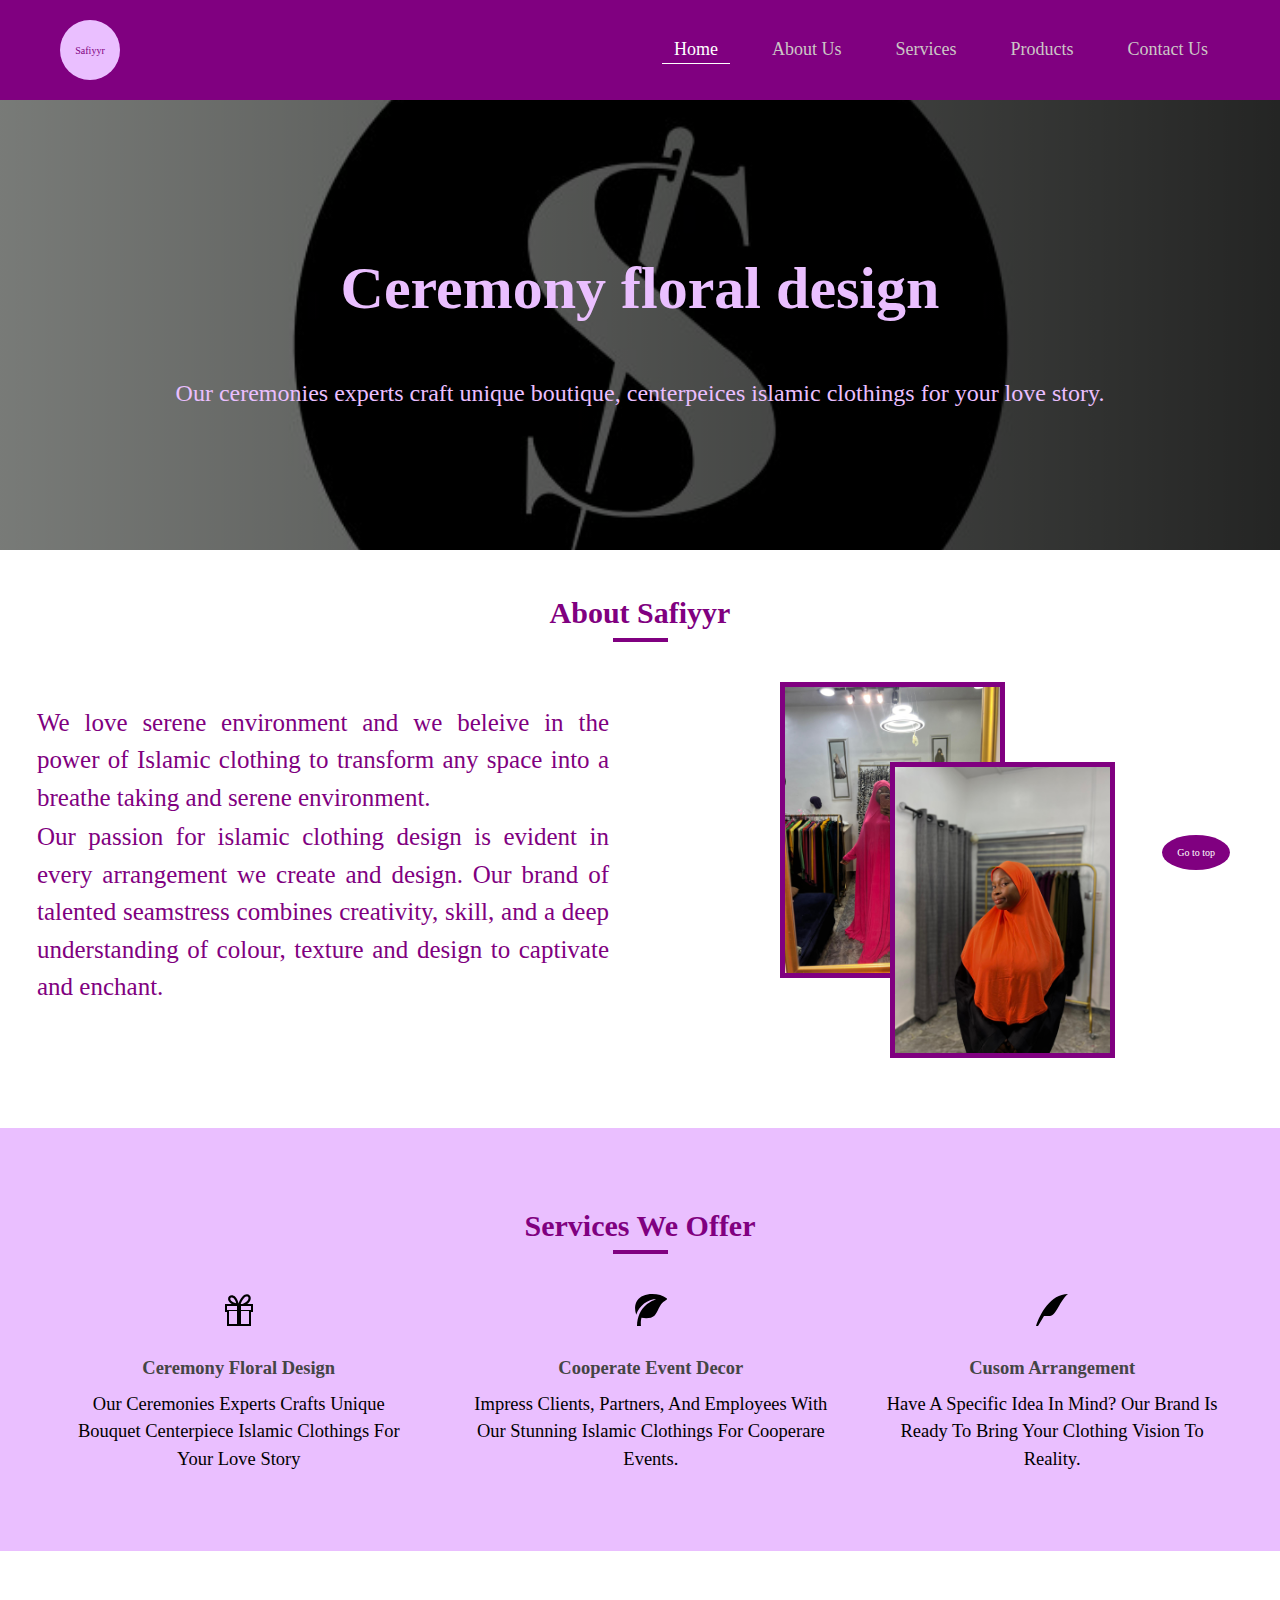
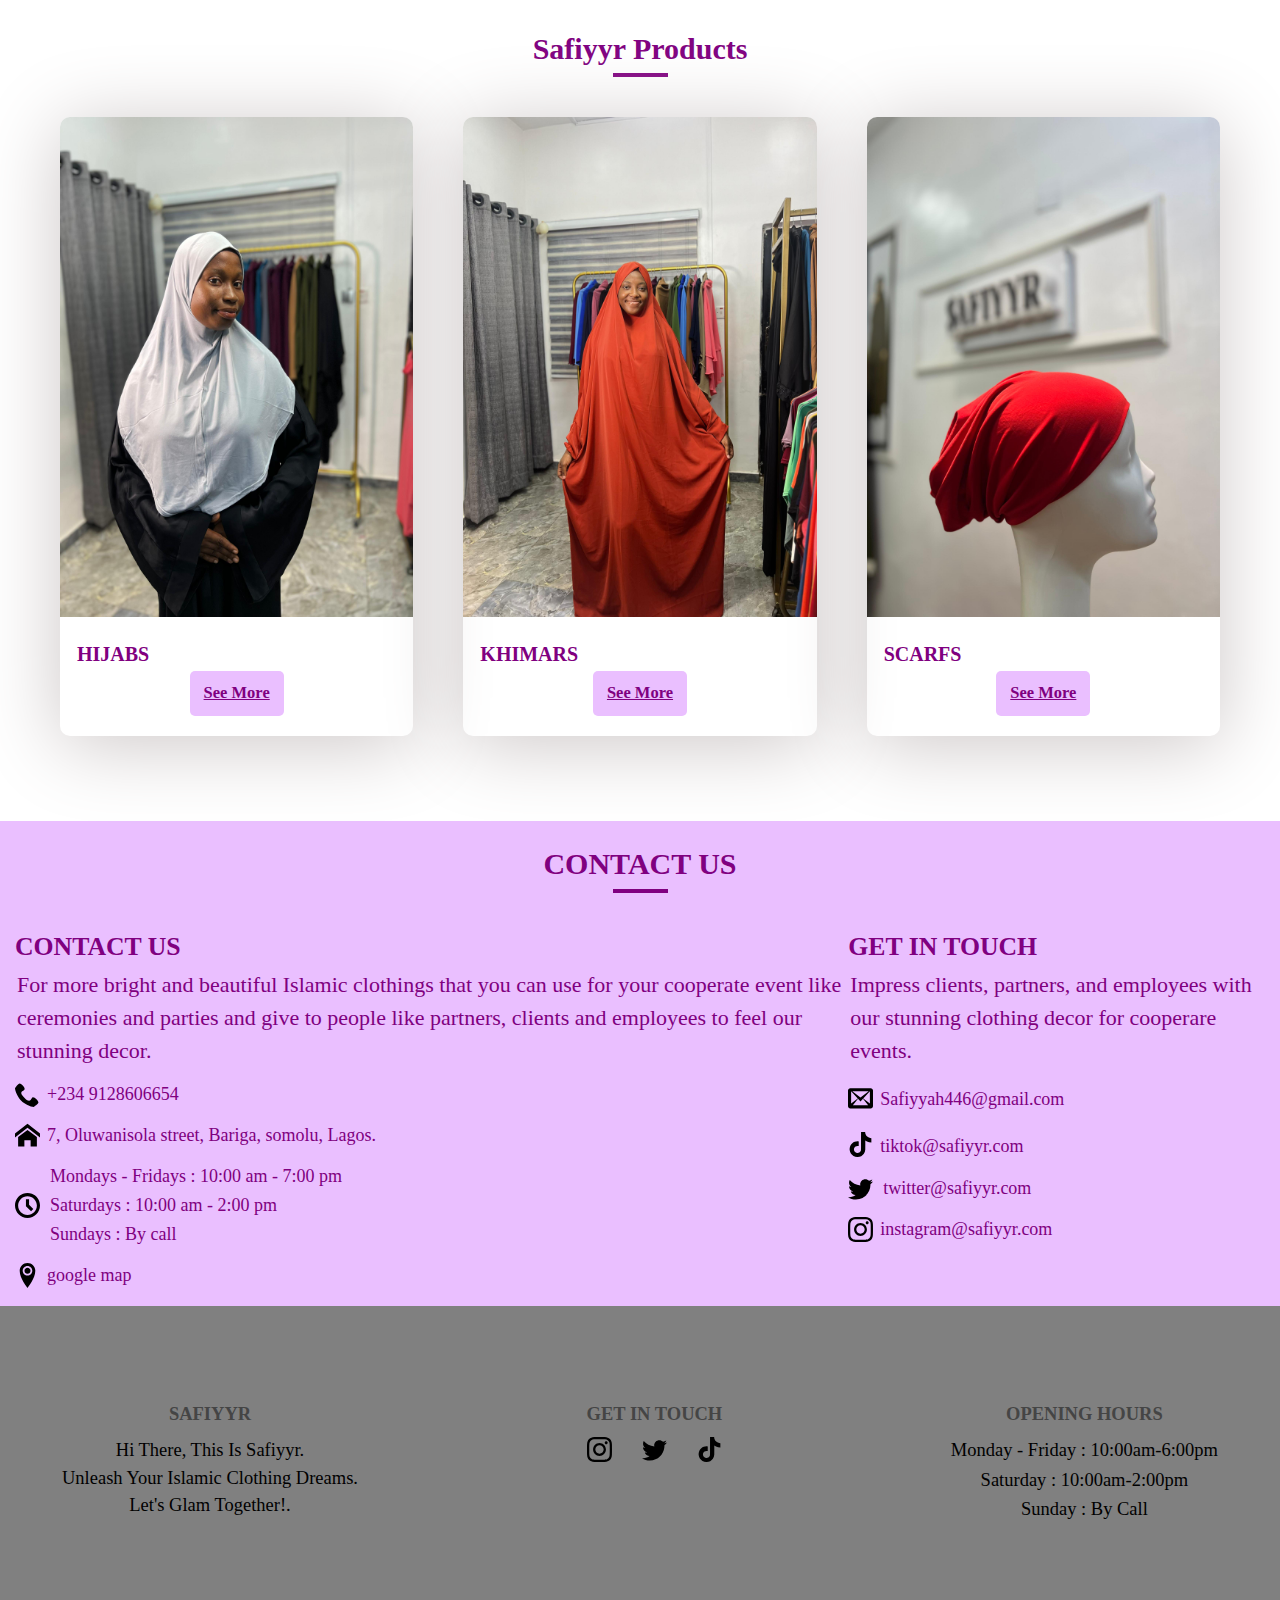
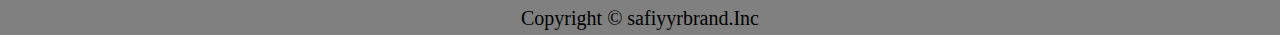
<file: index.html>
<!DOCTYPE html>
<html lang="en">
<head>
    <meta charset="UTF-8">
    <meta name="viewport" content="width=device-width, initial-scale=1.0">
    <title>Safiyyr Websites</title>
    <link rel="icon" href="./img/logo.jpeg">
    <link rel="stylesheet" href="./css/style.css">
</head>
<body>
    <div class="app">
           <!--Header sction-->
        <header class="header">
            <!--Navigation section-->
            <nav class="navigation">
                    <!--Logo-->
                <div class="logo-box">Safiyyr</div>

                    <!-- other links -->
                <ul class="links">
                    <li class="link-item selected"><a href="index.html" class="link">home</a></li>
                    <li class="link-item"><a href="./pages/about.html" class="link">about us</a></li>
                    <li class="link-item"><a href="./pages/services.html" class="link">services</a></li>
                    <li class="link-item"><a href="./products/hijabs.html" class="link">products</a></li>
                    <li class="link-item"><a href="./pages/contact.html" class="link">contact us</a></li>
                </ul>
                <div class="hamburger">
                    <span class="first_ham"></span>
                    <span class="second_ham"></span>
                    <span class="third_ham"></span>
                </div>
                <ul class="mobile_links transparent">
                    <li class="link-item selected"><a href="index.html" class="link">home</a></li>
                    <li class="link-item"><a href="./pages/about.html" class="link">about us</a></li>
                    <li class="link-item"><a href="./pages/services.html" class="link">services</a></li>
                    <li class="link-item"><a href="./products/hijabs.html" class="link">products</a></li>
                    <li class="link-item"><a href="./pages/contact.html" class="link">contact us</a></li>
                </ul>
            </nav>
        </header>
    </div>


    <!-- <h1>Home page</h1>-->
 
    <!--Main section-->
    <aside>
        <section class="banner">
            <div class="carousel-moving">
                <div class="carousel-scr first-scr">
                    <h1 class="carousel-heading">Ceremony floral design</h1>
                    <p>Our ceremonies experts craft unique boutique, centerpeices islamic clothings for your love story.</p>
                </div>

                <div class="carousel-scr second-scr"><h1 class="carousel-heading">Cooperate  Event Decore</h1>
                    <p>Impress clients, partners and employees with our stunning islamic clothings for cooperate events.</p>
                </div>

                <div class="carousel-scr third-scr"><h1 class="carousel-heading">Custom Arrangement</h1>
                    <P>Have a specific idea in mind? our brand is ready to bring your clothing vision to reality.</P>
                </div>
           </div>
        </section>


        <section class="about-section">
            <h2 class="heading-secondary">About Safiyyr</h2>
                <div class="about-content">
                    <div class="about-writeup">
                        <div class="abt-wrt">                     
                            <p>We love serene environment and we beleive in the power of Islamic clothing to transform any space into a breathe taking and serene environment.</p>

                            <p>Our passion for islamic clothing design is evident in every arrangement we create and design. Our brand of talented seamstress combines creativity, skill, and a deep understanding of colour, texture and design to captivate and enchant.</p>
                        </div>
                    </div>

                    <div class="about-picture">
                        <div class="about-picture-frame first-frame">
                            <img src="./img/WhatsApp Image 2024-01-09 at 7.27.55 AM (2).jpeg" alt="wedding flowers" class="about-img">
                        </div>

                        <div class="about-picture-frame second-frame">
                            <img src="./img/WhatsApp Image 2024-01-09 at 7.25.50 AM.jpeg" alt="Cofee cup" class="about-img">
                        </div>
                    </div>
                </div>        
        </section>

        <section class="services section">
            <h2 class="heading-secondary">Services we offer</h2>
            <div class="services-content">
                    <article class="services-description">
                        <svg class="icon-services" xmlns="http://www.w3.org/2000/svg" viewBox="0 0 32 32"><path d="M24.11 10c0.566-0.402 1.11-0.851 1.608-1.348 1.044-1.044 1.742-2.328 1.966-3.616 0.246-1.412-0.115-2.723-0.988-3.597-0.697-0.697-1.641-1.065-2.73-1.065-1.551 0-3.185 0.744-4.483 2.043-2.077 2.077-3.288 4.945-3.94 6.991-0.482-2.056-1.444-4.833-3.313-6.702-1.003-1.003-2.285-1.518-3.495-1.518-0.989 0-1.931 0.344-2.633 1.046-1.562 1.562-1.351 4.306 0.471 6.128 0.65 0.65 1.409 1.189 2.21 1.638h-6.782v8h2v14h24v-14h2v-8h-5.89zM21.073 4.007c0.866-0.866 1.948-1.384 2.892-1.384 0.334 0 0.803 0.070 1.139 0.406 0.813 0.813 0.357 2.697-0.977 4.031-1.373 1.373-3.221 2.318-4.826 2.939h-1.584c0.58-1.798 1.627-4.264 3.356-5.993zM7.31 5.028c-0.022-0.285-0.002-0.82 0.381-1.203 0.32-0.32 0.743-0.387 1.042-0.387v0c0.664 0 1.358 0.313 1.904 0.859 1.059 1.058 1.93 2.743 2.521 4.871 0.016 0.057 0.031 0.115 0.047 0.171-0.057-0.015-0.114-0.031-0.171-0.047-2.128-0.591-3.813-1.462-4.871-2.521-0.495-0.495-0.805-1.13-0.853-1.743zM14 30h-8v-13h8v13zM14 16h-10v-4h10v4zM26 30h-8v-13h8v13zM28 16h-10v-4h10v4z"></path></svg>

                        <h3>Ceremony Floral Design</h3>
                        <p>Our ceremonies experts crafts unique bouquet centerpiece islamic clothings for your love story </p>
                    </article>

                    <article class="services-description">
                        <svg class="icon-services" xmlns="http://www.w3.org/2000/svg" viewBox="0 0 32 32"><path d="M31.604 4.203c-3.461-2.623-8.787-4.189-14.247-4.189-6.754 0-12.257 2.358-15.099 6.469-1.335 1.931-2.073 4.217-2.194 6.796-0.108 2.296 0.278 4.835 1.146 7.567 2.965-8.887 11.244-15.847 20.79-15.847 0 0-8.932 2.351-14.548 9.631-0.003 0.004-0.078 0.097-0.207 0.272-1.128 1.509-2.111 3.224-2.846 5.166-1.246 2.963-2.4 7.030-2.4 11.931h4c0 0-0.607-3.819 0.449-8.212 1.747 0.236 3.308 0.353 4.714 0.353 3.677 0 6.293-0.796 8.231-2.504 1.736-1.531 2.694-3.587 3.707-5.764 1.548-3.325 3.302-7.094 8.395-10.005 0.292-0.167 0.48-0.468 0.502-0.804s-0.126-0.659-0.394-0.862z"></path>
                        </svg>
                            
                        <h3>Cooperate Event Decor</h3>
                        <p>Impress clients, partners, and employees with our stunning islamic clothings for cooperare events. </p>
                    </article>


                    <article class="services-description">
                        <svg class="icon-services" xmlns="http://www.w3.org/2000/svg" iewBox="0 0 32 32"><path d="M0 32c4-12 14.469-32 32-32-8.219 6.594-12 22-18 22s-6 0-6 0l-6 10h-2z"></path>
                        </svg>

                        <h3>Cusom Arrangement</h3>
                        <p>Have a specific idea in mind? Our brand is ready to bring your clothing vision to reality. </p>
                    </article>
            </div>
        </section>


        <section class="products section">
            <h2 class="heading-secondary">Safiyyr Products</h2>
            <div class="products-content">
                <article class="products-description">
                    <img src="./img/WhatsApp Image 2024-01-09 at 7.25.48 AM.jpeg" alt="flower" class="products-img">
                    <div class="products-writeup">
                        <p>HIJABS</p>
                        <a href="./products/hijabs.html" class="btn btn-rounded btn-products">See more</a>
                    </div>
                </article>


                <article class="products-description">
                        <img src="./img/WhatsApp Image 2024-01-11 at 9.10.50 AM.jpeg"  alt="" class="products-img">
                        <div class="products-writeup">
                            <p>KHIMARS</p>
                            <a href="./products/khimars.html" class="btn btn-rounded btn-products">See more</a>
                        </div>
                </article>


                <article class="products-description">
                        <img src="./img/WhatsApp Image 2024-01-09 at 11.32.34 AM.jpeg" alt="" class="products-img">
                        <div class="products-writeup">
                            <p>SCARFS</p>
                            <a href="./products/scarfs.html" class="btn btn-rounded btn-products">See more</a>
                        </div>
                </article>
            </div>
        </section>

             
        <section class="contact-section">
            <div class="cnt-head">
                <h2 class="heading-secondary">CONTACT US</h2>
            </div>

            <div class="contact-content">
                <article class="contact-description">
                    <div>
                        <h3>CONTACT US</h3>
                        <p> For more bright and beautiful Islamic clothings that you can use for your cooperate event like ceremonies and parties and give to people like partners, clients and employees to feel our stunning decor.</p>
                    </div>

                    <div class="contact-icon">
                        <svg xmlns="http://www.w3.org/2000/svg" viewBox="0 0 32 32" class="icon-contact"><path d="M22 20c-2 2-2 4-4 4s-4-2-6-4-4-4-4-6 2-2 4-4-4-8-6-8-6 6-6 6c0 4 4.109 12.109 8 16s12 8 16 8c0 0 6-4 6-6s-6-8-8-6z"></path>
                        </svg>
                        <P><a href="">+234 9128606654</a></P>
                    </div>
                    
                    <div class="loc-icon">
                        <svg class="icon-contact" version="1.1" xmlns="http://www.w3.org/2000/svg" viewBox="0 0 32 32">
                        <title>home</title>
                        <path d="M32 18.451l-16-12.42-16 12.42v-5.064l16-12.42 16 12.42zM28 18v12h-8v-8h-8v8h-8v-12l12-9z"></path>
                        </svg> 
                        <P>7, Oluwanisola street, Bariga, somolu, Lagos.</P>
                    </div>

                    <div class="clock-icon">
                        <svg class="icon-contact" xmlns="http://www.w3.org/2000/svg" viewBox="0 0 32 32">
                        <path d="M20.586 23.414l-6.586-6.586v-8.828h4v7.172l5.414 5.414zM16 0c-8.837 0-16 7.163-16 16s7.163 16 16 16 16-7.163 16-16-7.163-16-16-16zM16 28c-6.627 0-12-5.373-12-12s5.373-12 12-12c6.627 0 12 5.373 12 12s-5.373 12-12 12z"></path>
                        </svg> 
                        <div class="clc-wrt">
                            <p>Mondays - Fridays : 10:00 am - 7:00 pm</p>
                            <p>Saturdays : 10:00 am - 2:00 pm</p>
                            <p>Sundays : By call </p>
                        </div>
                    </div>
                
                    <div class="map-icon">
                        <svg class="icon-contact" version="1.1" xmlns="http://www.w3.org/2000/svg" viewBox="0 0 32 32">
                        <title>location2</title>
                        <path d="M16 0c-5.523 0-10 4.477-10 10 0 10 10 22 10 22s10-12 10-22c0-5.523-4.477-10-10-10zM16 16.125c-3.383 0-6.125-2.742-6.125-6.125s2.742-6.125 6.125-6.125 6.125 2.742 6.125 6.125-2.742 6.125-6.125 6.125zM12.125 10c0-2.14 1.735-3.875 3.875-3.875s3.875 1.735 3.875 3.875c0 2.14-1.735 3.875-3.875 3.875s-3.875-1.735-3.875-3.875z"></path>
                        </svg>    
                        <p>google map</p>
                    </div>
                </article>

                <article class="contact-description">
                    <div>
                        <h3>GET IN TOUCH</h3>
                        <p>Impress clients, partners, and employees with our stunning clothing decor for cooperare events. </p>
                    </div>

                    <div class="mail-icon">
                        <svg class="icon-contact laten" xmlns="http://www.w3.org/2000/svg" viewBox="0 0 32 32"><path d="M29 4h-26c-1.65 0-3 1.35-3 3v20c0 1.65 1.35 3 3 3h26c1.65 0 3-1.35 3-3v-20c0-1.65-1.35-3-3-3zM12.461 17.199l-8.461 6.59v-15.676l8.461 9.086zM5.512 8h20.976l-10.488 7.875-10.488-7.875zM12.79 17.553l3.21 3.447 3.21-3.447 6.58 8.447h-19.579l6.58-8.447zM19.539 17.199l8.461-9.086v15.676l-8.461-6.59z"></path>
                        </svg>
                        <p><a class="mail-edit" href="Safiyyah446@gmail.com">Safiyyah446@gmail.com</a></p>
                    </div>

                    <div class="mail-icon">
                        <svg class="icon-contact laten" version="1.1" xmlns="http://www.w3.org/2000/svg" viewBox="0 0 32 32">
                        <title>tiktok</title>
                        <path d="M16.707 0.027c1.747-0.027 3.48-0.013 5.213-0.027 0.107 2.040 0.84 4.12 2.333 5.56 1.493 1.48 3.6 2.16 5.653 2.387v5.373c-1.92-0.067-3.853-0.467-5.6-1.293-0.76-0.347-1.467-0.787-2.16-1.24-0.013 3.893 0.013 7.787-0.027 11.667-0.107 1.867-0.72 3.72-1.8 5.253-1.747 2.56-4.773 4.227-7.88 4.28-1.907 0.107-3.813-0.413-5.44-1.373-2.693-1.587-4.587-4.493-4.867-7.613-0.027-0.667-0.040-1.333-0.013-1.987 0.24-2.533 1.493-4.96 3.44-6.613 2.213-1.92 5.307-2.84 8.2-2.293 0.027 1.973-0.053 3.947-0.053 5.92-1.32-0.427-2.867-0.307-4.027 0.493-0.84 0.547-1.48 1.387-1.813 2.333-0.28 0.68-0.2 1.427-0.187 2.147 0.32 2.187 2.427 4.027 4.667 3.827 1.493-0.013 2.92-0.88 3.693-2.147 0.253-0.44 0.533-0.893 0.547-1.413 0.133-2.387 0.080-4.76 0.093-7.147 0.013-5.373-0.013-10.733 0.027-16.093z"></path>
                        </svg>
                            
                        <p><a href="https://www.tiktok.com/@safiyyr?is_from_webapp=1&sender_device=pc" class="mail-edit">tiktok@safiyyr.com</a></p>
                    </div>
                    
                    <div class="clock-icon">
                        <svg class="icon-contact laten" version="1.1" xmlns="http://www.w3.org/2000/svg" viewBox="0 0 32 32">
                        <title>twitter</title>
                        <path d="M32 7.075c-1.175 0.525-2.444 0.875-3.769 1.031 1.356-0.813 2.394-2.1 2.887-3.631-1.269 0.75-2.675 1.3-4.169 1.594-1.2-1.275-2.906-2.069-4.794-2.069-3.625 0-6.563 2.938-6.563 6.563 0 0.512 0.056 1.012 0.169 1.494-5.456-0.275-10.294-2.888-13.531-6.862-0.563 0.969-0.887 2.1-0.887 3.3 0 2.275 1.156 4.287 2.919 5.463-1.075-0.031-2.087-0.331-2.975-0.819 0 0.025 0 0.056 0 0.081 0 3.181 2.263 5.838 5.269 6.437-0.55 0.15-1.131 0.231-1.731 0.231-0.425 0-0.831-0.044-1.237-0.119 0.838 2.606 3.263 4.506 6.131 4.563-2.25 1.762-5.075 2.813-8.156 2.813-0.531 0-1.050-0.031-1.569-0.094 2.913 1.869 6.362 2.95 10.069 2.95 12.075 0 18.681-10.006 18.681-18.681 0-0.287-0.006-0.569-0.019-0.85 1.281-0.919 2.394-2.075 3.275-3.394z"></path>
                        </svg>
                            
                            
                        <p><a href="https://x.com/safiyyr_?s=09" class="mail-edit">twitter@safiyyr.com</a></p>
                    </div>
                    
                    <div class="map-icon">
                        <svg class="icon-contact laten" version="1.1" xmlns="http://www.w3.org/2000/svg" viewBox="0 0 32 32">
                        <title>instagram</title>
                        <path d="M16 2.881c4.275 0 4.781 0.019 6.462 0.094 1.563 0.069 2.406 0.331 2.969 0.55 0.744 0.288 1.281 0.638 1.837 1.194 0.563 0.563 0.906 1.094 1.2 1.838 0.219 0.563 0.481 1.412 0.55 2.969 0.075 1.688 0.094 2.194 0.094 6.463s-0.019 4.781-0.094 6.463c-0.069 1.563-0.331 2.406-0.55 2.969-0.288 0.744-0.637 1.281-1.194 1.837-0.563 0.563-1.094 0.906-1.837 1.2-0.563 0.219-1.413 0.481-2.969 0.55-1.688 0.075-2.194 0.094-6.463 0.094s-4.781-0.019-6.463-0.094c-1.563-0.069-2.406-0.331-2.969-0.55-0.744-0.288-1.281-0.637-1.838-1.194-0.563-0.563-0.906-1.094-1.2-1.837-0.219-0.563-0.481-1.413-0.55-2.969-0.075-1.688-0.094-2.194-0.094-6.463s0.019-4.781 0.094-6.463c0.069-1.563 0.331-2.406 0.55-2.969 0.288-0.744 0.638-1.281 1.194-1.838 0.563-0.563 1.094-0.906 1.838-1.2 0.563-0.219 1.412-0.481 2.969-0.55 1.681-0.075 2.188-0.094 6.463-0.094zM16 0c-4.344 0-4.887 0.019-6.594 0.094-1.7 0.075-2.869 0.35-3.881 0.744-1.056 0.412-1.95 0.956-2.837 1.85-0.894 0.888-1.438 1.781-1.85 2.831-0.394 1.019-0.669 2.181-0.744 3.881-0.075 1.713-0.094 2.256-0.094 6.6s0.019 4.887 0.094 6.594c0.075 1.7 0.35 2.869 0.744 3.881 0.413 1.056 0.956 1.95 1.85 2.837 0.887 0.887 1.781 1.438 2.831 1.844 1.019 0.394 2.181 0.669 3.881 0.744 1.706 0.075 2.25 0.094 6.594 0.094s4.888-0.019 6.594-0.094c1.7-0.075 2.869-0.35 3.881-0.744 1.050-0.406 1.944-0.956 2.831-1.844s1.438-1.781 1.844-2.831c0.394-1.019 0.669-2.181 0.744-3.881 0.075-1.706 0.094-2.25 0.094-6.594s-0.019-4.887-0.094-6.594c-0.075-1.7-0.35-2.869-0.744-3.881-0.394-1.063-0.938-1.956-1.831-2.844-0.887-0.887-1.781-1.438-2.831-1.844-1.019-0.394-2.181-0.669-3.881-0.744-1.712-0.081-2.256-0.1-6.6-0.1v0z"></path><path d="M16 7.781c-4.537 0-8.219 3.681-8.219 8.219s3.681 8.219 8.219 8.219 8.219-3.681 8.219-8.219c0-4.537-3.681-8.219-8.219-8.219zM16 21.331c-2.944 0-5.331-2.387-5.331-5.331s2.387-5.331 5.331-5.331c2.944 0 5.331 2.387 5.331 5.331s-2.387 5.331-5.331 5.331z"></path><path d="M26.462 7.456c0 1.060-0.859 1.919-1.919 1.919s-1.919-0.859-1.919-1.919c0-1.060 0.859-1.919 1.919-1.919s1.919 0.859 1.919 1.919z"></path>
                        </svg>  
                        <p><a href="https://www.instagram.com/safiyyr?igsh=MW52dDgxM2loM2FlMA==" class="mail-edit">instagram@safiyyr.com</a></p>
                    </div>
                </article>
            </div>
        </section>



    <!--Footer section--> 
    <section class="footer section">
        <h2 class="footer"></h2>
        <div class="footer-content">
            <article class="services-description foot-saf">
                <h3 class="foot-bold">SAFIYYR</h3>
                <p>Hi there, this is Safiyyr.<br> Unleash your islamic clothing dreams.<br> Let's glam together!. </p>               
            </article>

            <article class="services-description foot-cnt">
                <h3 class="foot-bold">GET IN TOUCH</h3>

               <div class="social">
                    <div class="foot-icon">
                        <svg class="icon-contact" version="1.1" xmlns="http://www.w3.org/2000/svg" viewBox="0 0 32 32"><a href="https://www.instagram.com/safiyyr?igsh=MW52dDgxM2loM2FlMA==">
                        <title>instagram</title>
                        <path d="M16 2.881c4.275 0 4.781 0.019 6.462 0.094 1.563 0.069 2.406 0.331 2.969 0.55 0.744 0.288 1.281 0.638 1.837 1.194 0.563 0.563 0.906 1.094 1.2 1.838 0.219 0.563 0.481 1.412 0.55 2.969 0.075 1.688 0.094 2.194 0.094 6.463s-0.019 4.781-0.094 6.463c-0.069 1.563-0.331 2.406-0.55 2.969-0.288 0.744-0.637 1.281-1.194 1.837-0.563 0.563-1.094 0.906-1.837 1.2-0.563 0.219-1.413 0.481-2.969 0.55-1.688 0.075-2.194 0.094-6.463 0.094s-4.781-0.019-6.463-0.094c-1.563-0.069-2.406-0.331-2.969-0.55-0.744-0.288-1.281-0.637-1.838-1.194-0.563-0.563-0.906-1.094-1.2-1.837-0.219-0.563-0.481-1.413-0.55-2.969-0.075-1.688-0.094-2.194-0.094-6.463s0.019-4.781 0.094-6.463c0.069-1.563 0.331-2.406 0.55-2.969 0.288-0.744 0.638-1.281 1.194-1.838 0.563-0.563 1.094-0.906 1.838-1.2 0.563-0.219 1.412-0.481 2.969-0.55 1.681-0.075 2.188-0.094 6.463-0.094zM16 0c-4.344 0-4.887 0.019-6.594 0.094-1.7 0.075-2.869 0.35-3.881 0.744-1.056 0.412-1.95 0.956-2.837 1.85-0.894 0.888-1.438 1.781-1.85 2.831-0.394 1.019-0.669 2.181-0.744 3.881-0.075 1.713-0.094 2.256-0.094 6.6s0.019 4.887 0.094 6.594c0.075 1.7 0.35 2.869 0.744 3.881 0.413 1.056 0.956 1.95 1.85 2.837 0.887 0.887 1.781 1.438 2.831 1.844 1.019 0.394 2.181 0.669 3.881 0.744 1.706 0.075 2.25 0.094 6.594 0.094s4.888-0.019 6.594-0.094c1.7-0.075 2.869-0.35 3.881-0.744 1.050-0.406 1.944-0.956 2.831-1.844s1.438-1.781 1.844-2.831c0.394-1.019 0.669-2.181 0.744-3.881 0.075-1.706 0.094-2.25 0.094-6.594s-0.019-4.887-0.094-6.594c-0.075-1.7-0.35-2.869-0.744-3.881-0.394-1.063-0.938-1.956-1.831-2.844-0.887-0.887-1.781-1.438-2.831-1.844-1.019-0.394-2.181-0.669-3.881-0.744-1.712-0.081-2.256-0.1-6.6-0.1v0z"></path>
                        <path d="M16 7.781c-4.537 0-8.219 3.681-8.219 8.219s3.681 8.219 8.219 8.219 8.219-3.681 8.219-8.219c0-4.537-3.681-8.219-8.219-8.219zM16 21.331c-2.944 0-5.331-2.387-5.331-5.331s2.387-5.331 5.331-5.331c2.944 0 5.331 2.387 5.331 5.331s-2.387 5.331-5.331 5.331z"></path>
                        <path d="M26.462 7.456c0 1.060-0.859 1.919-1.919 1.919s-1.919-0.859-1.919-1.919c0-1.060 0.859-1.919 1.919-1.919s1.919 0.859 1.919 1.919z"></path></a> 
                        </svg>    
                    </div>

                    <div class="foot-icon">
                        <svg class="icon-contact" version="1.1" xmlns="http://www.w3.org/2000/svg" viewBox="0 0 32 32"><a href="https://x.com/safiyyr_?s=09">
                        <title>twitter</title>
                        <path d="M32 7.075c-1.175 0.525-2.444 0.875-3.769 1.031 1.356-0.813 2.394-2.1 2.887-3.631-1.269 0.75-2.675 1.3-4.169 1.594-1.2-1.275-2.906-2.069-4.794-2.069-3.625 0-6.563 2.938-6.563 6.563 0 0.512 0.056 1.012 0.169 1.494-5.456-0.275-10.294-2.888-13.531-6.862-0.563 0.969-0.887 2.1-0.887 3.3 0 2.275 1.156 4.287 2.919 5.463-1.075-0.031-2.087-0.331-2.975-0.819 0 0.025 0 0.056 0 0.081 0 3.181 2.263 5.838 5.269 6.437-0.55 0.15-1.131 0.231-1.731 0.231-0.425 0-0.831-0.044-1.237-0.119 0.838 2.606 3.263 4.506 6.131 4.563-2.25 1.762-5.075 2.813-8.156 2.813-0.531 0-1.050-0.031-1.569-0.094 2.913 1.869 6.362 2.95 10.069 2.95 12.075 0 18.681-10.006 18.681-18.681 0-0.287-0.006-0.569-0.019-0.85 1.281-0.919 2.394-2.075 3.275-3.394z"></path></a>
                        </svg>
                    </div>

                    <div class="foot-icon">
                        <svg class="icon-contact" version="1.1" xmlns="http://www.w3.org/2000/svg" viewBox="0 0 32 32">
                        <title>tiktok</title>
                        <path d="M16.707 0.027c1.747-0.027 3.48-0.013 5.213-0.027 0.107 2.040 0.84 4.12 2.333 5.56 1.493 1.48 3.6 2.16 5.653 2.387v5.373c-1.92-0.067-3.853-0.467-5.6-1.293-0.76-0.347-1.467-0.787-2.16-1.24-0.013 3.893 0.013 7.787-0.027 11.667-0.107 1.867-0.72 3.72-1.8 5.253-1.747 2.56-4.773 4.227-7.88 4.28-1.907 0.107-3.813-0.413-5.44-1.373-2.693-1.587-4.587-4.493-4.867-7.613-0.027-0.667-0.040-1.333-0.013-1.987 0.24-2.533 1.493-4.96 3.44-6.613 2.213-1.92 5.307-2.84 8.2-2.293 0.027 1.973-0.053 3.947-0.053 5.92-1.32-0.427-2.867-0.307-4.027 0.493-0.84 0.547-1.48 1.387-1.813 2.333-0.28 0.68-0.2 1.427-0.187 2.147 0.32 2.187 2.427 4.027 4.667 3.827 1.493-0.013 2.92-0.88 3.693-2.147 0.253-0.44 0.533-0.893 0.547-1.413 0.133-2.387 0.080-4.76 0.093-7.147 0.013-5.373-0.013-10.733 0.027-16.093z"></path>
                        </svg>
                    </div>
               </div>
            </article>


            <article class="services-description foot-time">
                <h3 class="foot-bold">OPENING HOURS</h3>
                <p>Monday - Friday : 10:00am-6:00pm</p>
                <p>Saturday : 10:00am-2:00pm</p>
                <p>Sunday : By call</p>
            </article>  
        </div>
    </section>

    <section class="footer-copy">
        <div>
            <p class="lead">Copyright &copy; safiyyrbrand.Inc</p>
        </div>
    </section>
</aside>

<p><a href="#"  class="fa fa-caret-up fa-1x" id="home">Go to top</a></p>

<script src="./index.js"></script>
</body>
</html>
</file>
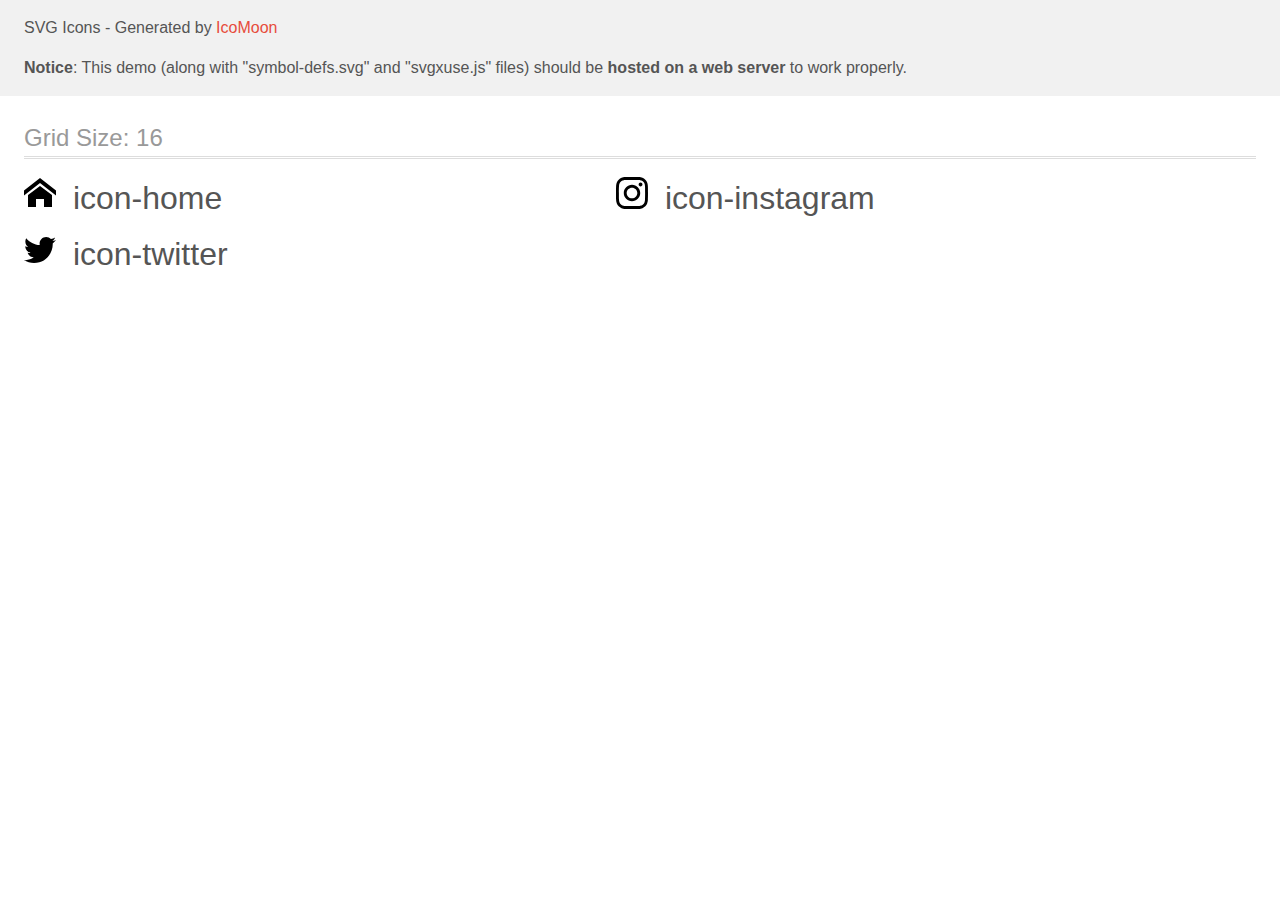
<file: icomoon (4)/demo-external-svg.html>
<!doctype html>
<html>
<head>
    <title>IcoMoon - SVG Icons</title>
    <meta charset="utf-8">
    <meta name="viewport" content="width=device-width, initial-scale=1">
    <link rel="stylesheet" href="demo-files/demo.css">
    <link rel="stylesheet" href="style.css">
</head>
<body>
<header class="bgc1 clearfix">
<div class="mhl">
    <p>SVG Icons - Generated by <a href="https://icomoon.io/app">IcoMoon</a></p><p><strong>Notice</strong>: This demo (along with "symbol-defs.svg" and "svgxuse.js" files) should be <b>hosted on a web server</b> to work properly.</p>
</div>
</header>
    <div class="clearfix mhl ptl">
        <h1 class="mvm mtn fgc1">Grid Size: 16</h1>
        <div class="glyph fs1">
            <div class="clearfix pbs">
                <svg class="icon icon-home"><use xlink:href="symbol-defs.svg#icon-home"></use></svg><span class="name"> icon-home</span>
            </div>
        </div>
        <div class="glyph fs1">
            <div class="clearfix pbs">
                <svg class="icon icon-instagram"><use xlink:href="symbol-defs.svg#icon-instagram"></use></svg><span class="name"> icon-instagram</span>
            </div>
        </div>
        <div class="glyph fs1">
            <div class="clearfix pbs">
                <svg class="icon icon-twitter"><use xlink:href="symbol-defs.svg#icon-twitter"></use></svg><span class="name"> icon-twitter</span>
            </div>
        </div>
  </div>
<script defer src="svgxuse.js"></script>
</body>
</html>
</file>
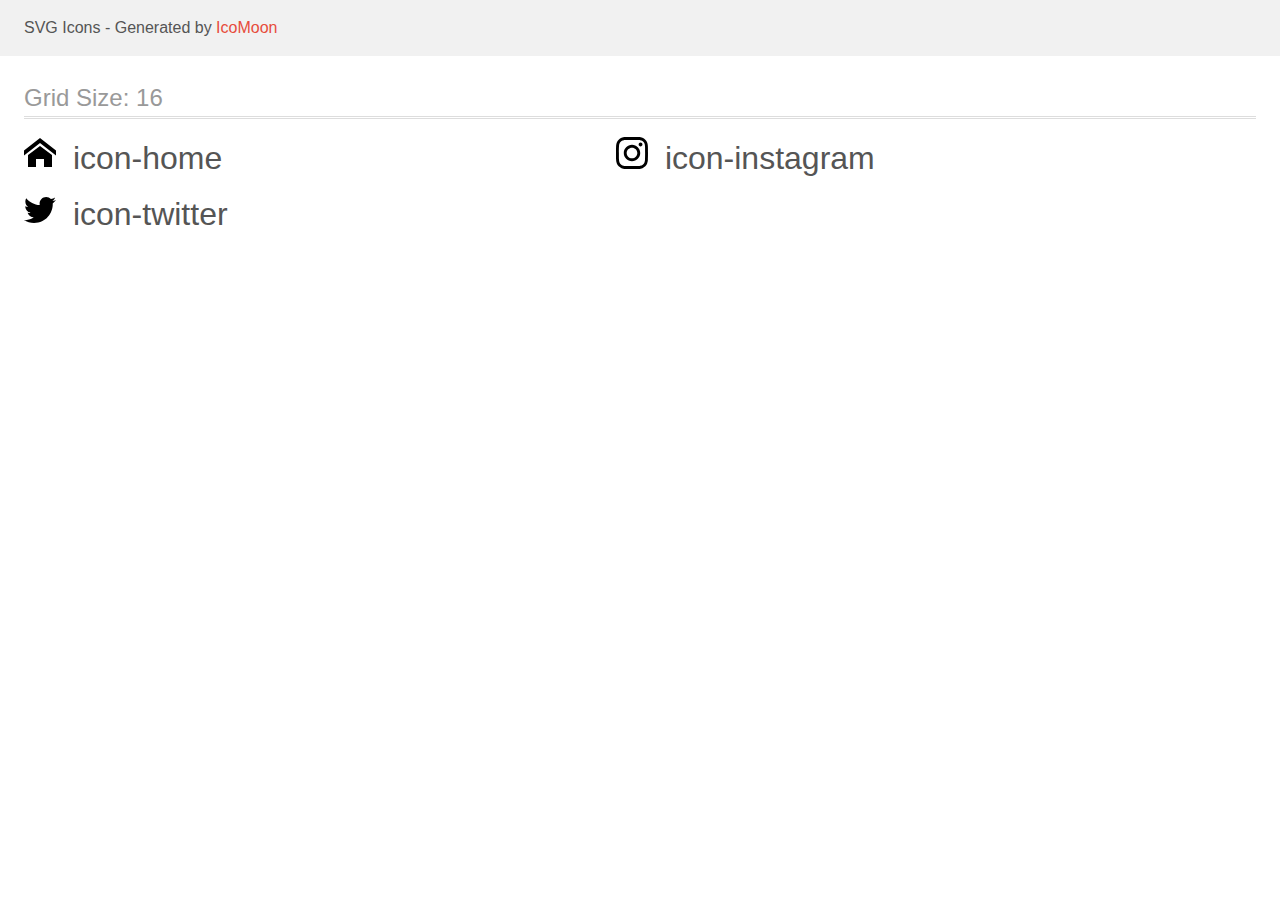
<file: icomoon (4)/demo.html>
<!doctype html>
<html>
<head>
    <title>IcoMoon - SVG Icons</title>
    <meta charset="utf-8">
    <meta name="viewport" content="width=device-width, initial-scale=1">
    <link rel="stylesheet" href="demo-files/demo.css">
    <link rel="stylesheet" href="style.css">
</head>
<body>
<svg aria-hidden="true" style="position: absolute; width: 0; height: 0; overflow: hidden;" version="1.1" xmlns="http://www.w3.org/2000/svg" xmlns:xlink="http://www.w3.org/1999/xlink">
<defs>
<symbol id="icon-home" viewBox="0 0 32 32">
<path d="M32 18.451l-16-12.42-16 12.42v-5.064l16-12.42 16 12.42zM28 18v12h-8v-8h-8v8h-8v-12l12-9z"></path>
</symbol>
<symbol id="icon-instagram" viewBox="0 0 32 32">
<path d="M16 2.881c4.275 0 4.781 0.019 6.462 0.094 1.563 0.069 2.406 0.331 2.969 0.55 0.744 0.288 1.281 0.638 1.837 1.194 0.563 0.563 0.906 1.094 1.2 1.838 0.219 0.563 0.481 1.412 0.55 2.969 0.075 1.688 0.094 2.194 0.094 6.463s-0.019 4.781-0.094 6.463c-0.069 1.563-0.331 2.406-0.55 2.969-0.288 0.744-0.637 1.281-1.194 1.837-0.563 0.563-1.094 0.906-1.837 1.2-0.563 0.219-1.413 0.481-2.969 0.55-1.688 0.075-2.194 0.094-6.463 0.094s-4.781-0.019-6.463-0.094c-1.563-0.069-2.406-0.331-2.969-0.55-0.744-0.288-1.281-0.637-1.838-1.194-0.563-0.563-0.906-1.094-1.2-1.837-0.219-0.563-0.481-1.413-0.55-2.969-0.075-1.688-0.094-2.194-0.094-6.463s0.019-4.781 0.094-6.463c0.069-1.563 0.331-2.406 0.55-2.969 0.288-0.744 0.638-1.281 1.194-1.838 0.563-0.563 1.094-0.906 1.838-1.2 0.563-0.219 1.412-0.481 2.969-0.55 1.681-0.075 2.188-0.094 6.463-0.094zM16 0c-4.344 0-4.887 0.019-6.594 0.094-1.7 0.075-2.869 0.35-3.881 0.744-1.056 0.412-1.95 0.956-2.837 1.85-0.894 0.888-1.438 1.781-1.85 2.831-0.394 1.019-0.669 2.181-0.744 3.881-0.075 1.713-0.094 2.256-0.094 6.6s0.019 4.887 0.094 6.594c0.075 1.7 0.35 2.869 0.744 3.881 0.413 1.056 0.956 1.95 1.85 2.837 0.887 0.887 1.781 1.438 2.831 1.844 1.019 0.394 2.181 0.669 3.881 0.744 1.706 0.075 2.25 0.094 6.594 0.094s4.888-0.019 6.594-0.094c1.7-0.075 2.869-0.35 3.881-0.744 1.050-0.406 1.944-0.956 2.831-1.844s1.438-1.781 1.844-2.831c0.394-1.019 0.669-2.181 0.744-3.881 0.075-1.706 0.094-2.25 0.094-6.594s-0.019-4.887-0.094-6.594c-0.075-1.7-0.35-2.869-0.744-3.881-0.394-1.063-0.938-1.956-1.831-2.844-0.887-0.887-1.781-1.438-2.831-1.844-1.019-0.394-2.181-0.669-3.881-0.744-1.712-0.081-2.256-0.1-6.6-0.1v0z"></path>
<path d="M16 7.781c-4.537 0-8.219 3.681-8.219 8.219s3.681 8.219 8.219 8.219 8.219-3.681 8.219-8.219c0-4.537-3.681-8.219-8.219-8.219zM16 21.331c-2.944 0-5.331-2.387-5.331-5.331s2.387-5.331 5.331-5.331c2.944 0 5.331 2.387 5.331 5.331s-2.387 5.331-5.331 5.331z"></path>
<path d="M26.462 7.456c0 1.060-0.859 1.919-1.919 1.919s-1.919-0.859-1.919-1.919c0-1.060 0.859-1.919 1.919-1.919s1.919 0.859 1.919 1.919z"></path>
</symbol>
<symbol id="icon-twitter" viewBox="0 0 32 32">
<path d="M32 7.075c-1.175 0.525-2.444 0.875-3.769 1.031 1.356-0.813 2.394-2.1 2.887-3.631-1.269 0.75-2.675 1.3-4.169 1.594-1.2-1.275-2.906-2.069-4.794-2.069-3.625 0-6.563 2.938-6.563 6.563 0 0.512 0.056 1.012 0.169 1.494-5.456-0.275-10.294-2.888-13.531-6.862-0.563 0.969-0.887 2.1-0.887 3.3 0 2.275 1.156 4.287 2.919 5.463-1.075-0.031-2.087-0.331-2.975-0.819 0 0.025 0 0.056 0 0.081 0 3.181 2.263 5.838 5.269 6.437-0.55 0.15-1.131 0.231-1.731 0.231-0.425 0-0.831-0.044-1.237-0.119 0.838 2.606 3.263 4.506 6.131 4.563-2.25 1.762-5.075 2.813-8.156 2.813-0.531 0-1.050-0.031-1.569-0.094 2.913 1.869 6.362 2.95 10.069 2.95 12.075 0 18.681-10.006 18.681-18.681 0-0.287-0.006-0.569-0.019-0.85 1.281-0.919 2.394-2.075 3.275-3.394z"></path>
</symbol>
</defs>
</svg>

<header class="bgc1 clearfix">
<div class="mhl">
    <p>SVG Icons - Generated by <a href="https://icomoon.io/app">IcoMoon</a></p>
</div>
</header>
    <div class="clearfix mhl ptl">
        <h1 class="mvm mtn fgc1">Grid Size: 16</h1>
        <div class="glyph fs1">
            <div class="clearfix pbs">
                <svg class="icon icon-home"><use xlink:href="#icon-home"></use></svg><span class="name"> icon-home</span>
            </div>
        </div>
        <div class="glyph fs1">
            <div class="clearfix pbs">
                <svg class="icon icon-instagram"><use xlink:href="#icon-instagram"></use></svg><span class="name"> icon-instagram</span>
            </div>
        </div>
        <div class="glyph fs1">
            <div class="clearfix pbs">
                <svg class="icon icon-twitter"><use xlink:href="#icon-twitter"></use></svg><span class="name"> icon-twitter</span>
            </div>
        </div>
  </div>
<script defer src="svgxuse.js"></script>
</body>
</html>
</file>
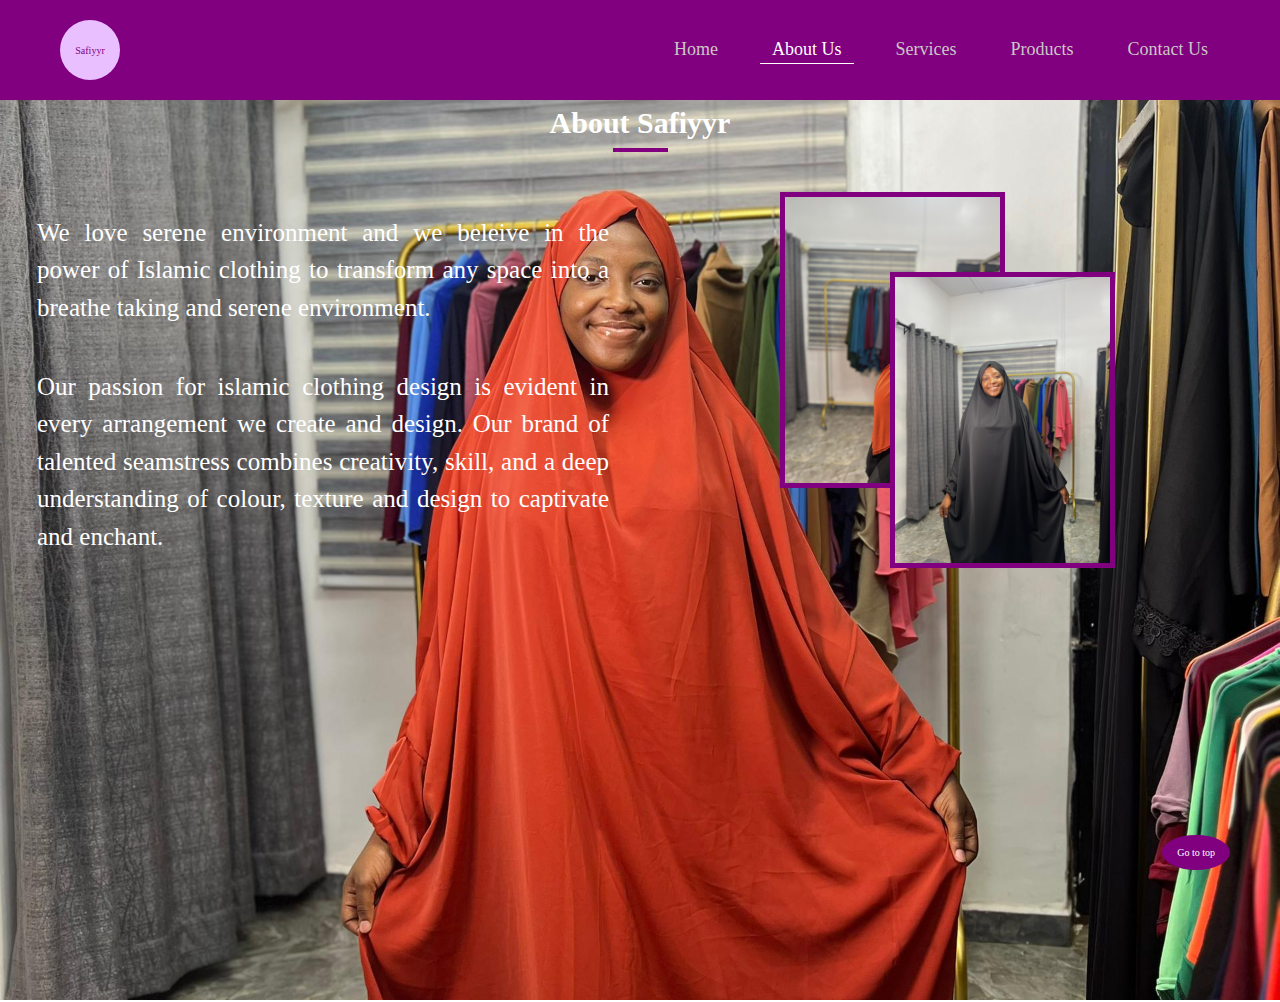
<file: pages/about.html>
<!DOCTYPE html>
<html lang="en">
<head>
    <meta charset="UTF-8">
    <meta name="viewport" content="width=device-width, initial-scale=1.0">
    <link rel="stylesheet" href="../css/style.css">
    <title>Safiyyr Websites</title>
    <link rel="icon" href="../img/logo.jpeg">
</head>
<body>

    <div class="app">
        <!--Header sction-->
        <header class="header">
         <!--Navigation section-->
         <nav class="navigation">
             <!--Logo-->
             <div class="logo-box">
               Safiyyr
             </div>
             <ul class="links">
                 <li class="link-item "><a href="../index.html" class="link">home</a></li>
                 <li class="link-item selected"><a href="./pages/about.html" class="link">about us</a></li>
                 <li class="link-item"><a href="../pages/services.html" class="link">services</a></li>
                 <li class="link-item"><a href="../products/hijabs.html" class="link">products</a></li>
                 <li class="link-item"><a href="../pages/contact.html" class="link">contact us</a></li>
             </ul>

             <div class="hamburger">
                <span class="first_ham"></span>
                <span class="second_ham"></span>
                <span class="third_ham"></span>
            </div>
            <ul class="mobile_links transparent">
                <li class="link-item selected"><a href="../index.html" class="link">home</a></li>
                <li class="link-item"><a href="about.html" class="link">about us</a></li>
                <li class="link-item"><a href="services.html" class="link">services</a></li>
                <li class="link-item"><a href="../products/hijabs.html" class="link">products</a></li>
                <li class="link-item"><a href="contact.html" class="link">contact us</a></li>
            </ul>
          
         </nav>
     </header>
     </div>
    <section class="about-section abt-sec">
        <h2 class="heading-secondary abt-seco">About Safiyyr</h2>
        <div class="about-content">
            <div class="about-writeup">
                    <div class="abt-wrte">                     
                <p>We love serene environment and we beleive in the power of Islamic clothing to transform any space
                    into a breathe taking and serene environment.
                </p>
                <br>

                <p>Our passion for islamic clothing design is evident in every arrangement we create and design. 
                    Our brand of talented seamstress combines creativity, skill, and a deep understanding of colour, 
                    texture and design to captivate and enchant.
                </p>
            </div>
            </div>
            <div class="about-picture">
                <div class="about-picture-frame first-frame">
                <img src="../img/WhatsApp Image 2024-01-09 at 7.25.45 AM.jpeg" alt="wedding flowers" class="about-img">
                </div>
                <div class="about-picture-frame second-frame">
                <img src="../img/WhatsApp Image 2024-01-11 at 9.10.52 AM.jpeg" alt="Cofee cup" class="about-img">
            </div>
            </div>

            </div>
        </div>
    </section>
    <p><a href="#"  class="fa fa-caret-up fa-1x" id="home">Go to top</a></p>
    <script src="../index.js"></script>
</body>
</html>
</file>
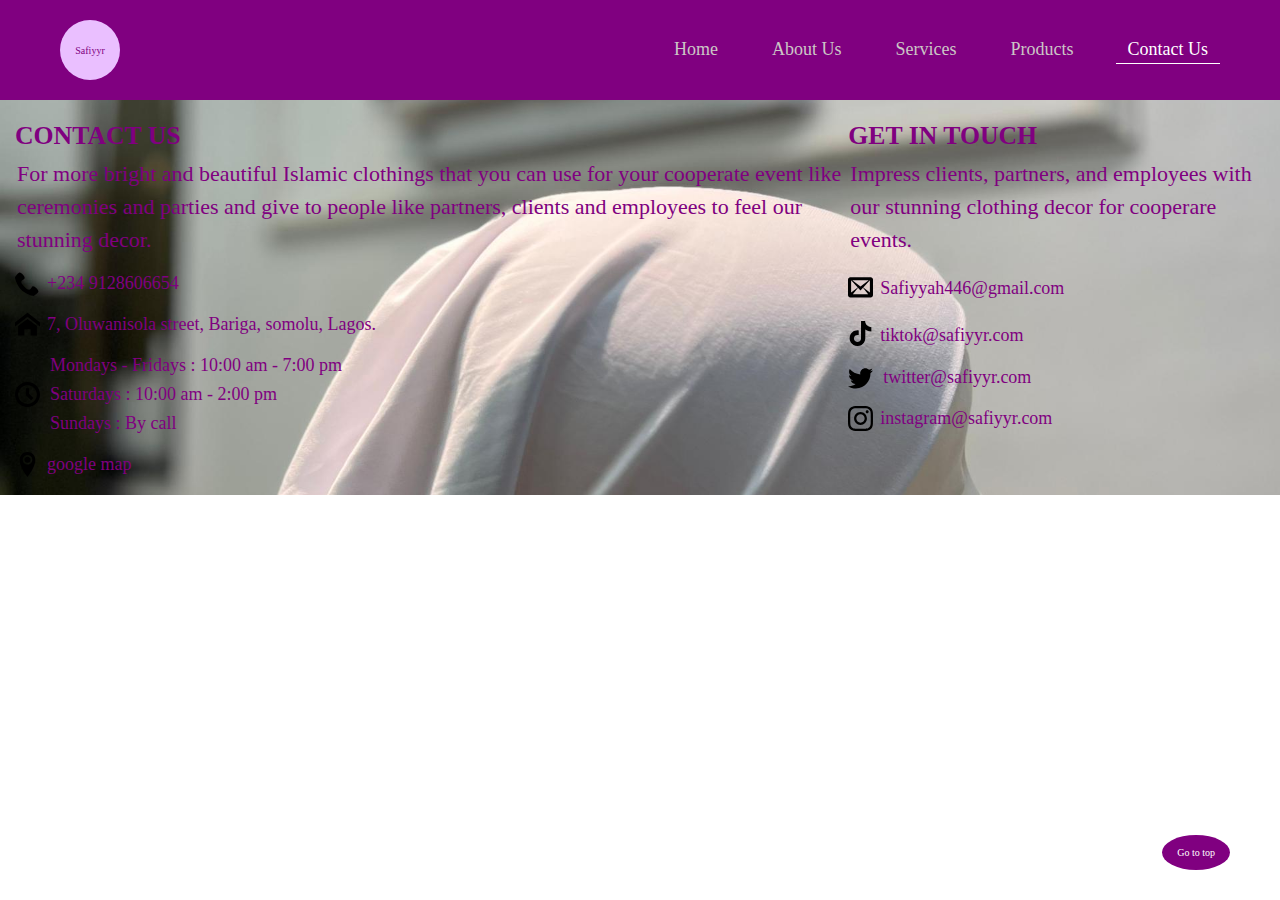
<file: pages/contact.html>
<!DOCTYPE html>
<html lang="en">
<head>
    <meta charset="UTF-8">
    <meta name="viewport" content="width=device-width, initial-scale=1.0">
    <link rel="stylesheet" href="../css/style.css">
    <title>Safiyyr Websites</title>
    <link rel="icon" href="../img/logo.jpeg">
</head>
<body>
    <div class="app">
        <!--Header sction-->
        <header class="header">
         <!--Navigation section-->
         <nav class="navigation">
             <!--Logo-->
             <div class="logo-box">
               Safiyyr
             </div>
             <ul class="links">
                 <li class="link-item "><a href="../index.html" class="link">home</a></li>
                 <li class="link-item"><a href="../pages/about.html" class="link">about us</a></li>
                 <li class="link-item"><a href="../pages/services.html" class="link">services</a></li>
                 <li class="link-item"><a href="../products/hijabs.html" class="link">products</a></li>
                 <li class="link-item selected"><a href="./pages/contact.html" class="link">contact us</a></li>
             </ul>

             <div class="hamburger">
                <span class="first_ham"></span>
                <span class="second_ham"></span>
                <span class="third_ham"></span>
            </div>
            <ul class="mobile_links transparent">
                <li class="link-item selected"><a href="../index.html" class="link">home</a></li>
                <li class="link-item"><a href="about.html" class="link">about us</a></li>
                <li class="link-item"><a href="services.html" class="link">services</a></li>
                <li class="link-item"><a href="../products/hijabs.html" class="link">products</a></li>
                <li class="link-item"><a href="contact.html" class="link">contact us</a></li>
            </ul>
          
         </nav>
     </header>
     </div>
    <!-- <section class="contact-section ctc-sec">
        <div class="cnt-head">
        <h2 class="heading-secondary">CONTACT US</h2>
        </div>
        <div class="contact-content">
            <article class="contact-description ">
                <h3>CONTACT US</h3>
                <p> For more bright and beautiful Islamic clothings that you can use for your cooperate event like ceremonies<br> and parties
                    and give to people like partners, clients and employees to feel our stunning decor. </p>
                    <br>
                    <div class="contact-icon">
                        <svg xmlns="http://www.w3.org/2000/svg" viewBox="0 0 32 32" class="icon-contact">
                           <path d="M22 20c-2 2-2 4-4 4s-4-2-6-4-4-4-4-6 2-2 4-4-4-8-6-8-6 6-6 6c0 4 4.109 12.109 8 16s12 8 16 8c0 0 6-4 6-6s-6-8-8-6z"></path>
                           </svg>
                   <P><a href="">+234 9128606654</a></P>
               </div>
            <br>
            <div class="loc-icon">
                <svg class="icon-contact" version="1.1" xmlns="http://www.w3.org/2000/svg" viewBox="0 0 32 32">
                    <title>home</title>
                    <path d="M32 18.451l-16-12.42-16 12.42v-5.064l16-12.42 16 12.42zM28 18v12h-8v-8h-8v8h-8v-12l12-9z"></path>
                    </svg>
                    
                <P>7, Oluwanisola street, Bariga, somolu, Lagos.</P>
            </div>
            <br>
            <div class="clock-icon">
                <svg class="icon-contact" xmlns="http://www.w3.org/2000/svg" viewBox="0 0 32 32">
                    <path d="M20.586 23.414l-6.586-6.586v-8.828h4v7.172l5.414 5.414zM16 0c-8.837 0-16 7.163-16 16s7.163 16 16 16 16-7.163 16-16-7.163-16-16-16zM16 28c-6.627 0-12-5.373-12-12s5.373-12 12-12c6.627 0 12 5.373 12 12s-5.373 12-12 12z"></path>
                    </svg>
                    
                <p class="clc-wrt">Mondays - Fridays : 10:00 am - 7:00 pm <br> Saturdays : 10:00 am - 2:00 pm <br> Sundays : By call</p>
            </div>
            <br>
            <div class="map-icon">
                <svg class="icon-contact" version="1.1" xmlns="http://www.w3.org/2000/svg" viewBox="0 0 32 32">
                    <title>location2</title>
                    <path d="M16 0c-5.523 0-10 4.477-10 10 0 10 10 22 10 22s10-12 10-22c0-5.523-4.477-10-10-10zM16 16.125c-3.383 0-6.125-2.742-6.125-6.125s2.742-6.125 6.125-6.125 6.125 2.742 6.125 6.125-2.742 6.125-6.125 6.125zM12.125 10c0-2.14 1.735-3.875 3.875-3.875s3.875 1.735 3.875 3.875c0 2.14-1.735 3.875-3.875 3.875s-3.875-1.735-3.875-3.875z"></path>
                    </svg>
                    
                <p>google map</p>
            </div>
                </article>
                </article>
            <article class="contact-description">
                <h3>GET IN TOUCH</h3>
                <p>Impress clients, partners, and employees with our stunning clothing decor for cooperare events. </p>
                <br>
                <div class="mail-icon">
                    <svg class="icon-contact" xmlns="http://www.w3.org/2000/svg" viewBox="0 0 32 32"><path d="M29 4h-26c-1.65 0-3 1.35-3 3v20c0 1.65 1.35 3 3 3h26c1.65 0 3-1.35 3-3v-20c0-1.65-1.35-3-3-3zM12.461 17.199l-8.461 6.59v-15.676l8.461 9.086zM5.512 8h20.976l-10.488 7.875-10.488-7.875zM12.79 17.553l3.21 3.447 3.21-3.447 6.58 8.447h-19.579l6.58-8.447zM19.539 17.199l8.461-9.086v15.676l-8.461-6.59z"></path>
                        </svg>
                    <p><a class="mail-edit" href="Safiyyah446@gmail.com">Safiyyah446@gmail.com</a></p>
                </div>
                <br>
            <div class="mail-icon">
                <svg class="icon-contact" version="1.1" xmlns="http://www.w3.org/2000/svg" viewBox="0 0 32 32">
                    <title>tiktok</title>
                    <path d="M16.707 0.027c1.747-0.027 3.48-0.013 5.213-0.027 0.107 2.040 0.84 4.12 2.333 5.56 1.493 1.48 3.6 2.16 5.653 2.387v5.373c-1.92-0.067-3.853-0.467-5.6-1.293-0.76-0.347-1.467-0.787-2.16-1.24-0.013 3.893 0.013 7.787-0.027 11.667-0.107 1.867-0.72 3.72-1.8 5.253-1.747 2.56-4.773 4.227-7.88 4.28-1.907 0.107-3.813-0.413-5.44-1.373-2.693-1.587-4.587-4.493-4.867-7.613-0.027-0.667-0.040-1.333-0.013-1.987 0.24-2.533 1.493-4.96 3.44-6.613 2.213-1.92 5.307-2.84 8.2-2.293 0.027 1.973-0.053 3.947-0.053 5.92-1.32-0.427-2.867-0.307-4.027 0.493-0.84 0.547-1.48 1.387-1.813 2.333-0.28 0.68-0.2 1.427-0.187 2.147 0.32 2.187 2.427 4.027 4.667 3.827 1.493-0.013 2.92-0.88 3.693-2.147 0.253-0.44 0.533-0.893 0.547-1.413 0.133-2.387 0.080-4.76 0.093-7.147 0.013-5.373-0.013-10.733 0.027-16.093z"></path>
                    </svg>
                    
                <p><a href="https://www.tiktok.com/@safiyyr?is_from_webapp=1&sender_device=pc" class="mail-edit">tiktok@safiyyr.com</a></p>
            </div>
            <br>
            <div class="clock-icon">
                <svg class="icon-contact" version="1.1" xmlns="http://www.w3.org/2000/svg" viewBox="0 0 32 32">
                    <title>twitter</title>
                    <path d="M32 7.075c-1.175 0.525-2.444 0.875-3.769 1.031 1.356-0.813 2.394-2.1 2.887-3.631-1.269 0.75-2.675 1.3-4.169 1.594-1.2-1.275-2.906-2.069-4.794-2.069-3.625 0-6.563 2.938-6.563 6.563 0 0.512 0.056 1.012 0.169 1.494-5.456-0.275-10.294-2.888-13.531-6.862-0.563 0.969-0.887 2.1-0.887 3.3 0 2.275 1.156 4.287 2.919 5.463-1.075-0.031-2.087-0.331-2.975-0.819 0 0.025 0 0.056 0 0.081 0 3.181 2.263 5.838 5.269 6.437-0.55 0.15-1.131 0.231-1.731 0.231-0.425 0-0.831-0.044-1.237-0.119 0.838 2.606 3.263 4.506 6.131 4.563-2.25 1.762-5.075 2.813-8.156 2.813-0.531 0-1.050-0.031-1.569-0.094 2.913 1.869 6.362 2.95 10.069 2.95 12.075 0 18.681-10.006 18.681-18.681 0-0.287-0.006-0.569-0.019-0.85 1.281-0.919 2.394-2.075 3.275-3.394z"></path>
                    </svg>
                    
                    
                <p><a href="https://x.com/safiyyr_?s=09">twitter@safiyyr.com</a></p>
            </div>
            <br>
            <div class="map-icon">
                <svg class="icon-contact" version="1.1" xmlns="http://www.w3.org/2000/svg" viewBox="0 0 32 32">
                    <title>instagram</title>
                    <path d="M16 2.881c4.275 0 4.781 0.019 6.462 0.094 1.563 0.069 2.406 0.331 2.969 0.55 0.744 0.288 1.281 0.638 1.837 1.194 0.563 0.563 0.906 1.094 1.2 1.838 0.219 0.563 0.481 1.412 0.55 2.969 0.075 1.688 0.094 2.194 0.094 6.463s-0.019 4.781-0.094 6.463c-0.069 1.563-0.331 2.406-0.55 2.969-0.288 0.744-0.637 1.281-1.194 1.837-0.563 0.563-1.094 0.906-1.837 1.2-0.563 0.219-1.413 0.481-2.969 0.55-1.688 0.075-2.194 0.094-6.463 0.094s-4.781-0.019-6.463-0.094c-1.563-0.069-2.406-0.331-2.969-0.55-0.744-0.288-1.281-0.637-1.838-1.194-0.563-0.563-0.906-1.094-1.2-1.837-0.219-0.563-0.481-1.413-0.55-2.969-0.075-1.688-0.094-2.194-0.094-6.463s0.019-4.781 0.094-6.463c0.069-1.563 0.331-2.406 0.55-2.969 0.288-0.744 0.638-1.281 1.194-1.838 0.563-0.563 1.094-0.906 1.838-1.2 0.563-0.219 1.412-0.481 2.969-0.55 1.681-0.075 2.188-0.094 6.463-0.094zM16 0c-4.344 0-4.887 0.019-6.594 0.094-1.7 0.075-2.869 0.35-3.881 0.744-1.056 0.412-1.95 0.956-2.837 1.85-0.894 0.888-1.438 1.781-1.85 2.831-0.394 1.019-0.669 2.181-0.744 3.881-0.075 1.713-0.094 2.256-0.094 6.6s0.019 4.887 0.094 6.594c0.075 1.7 0.35 2.869 0.744 3.881 0.413 1.056 0.956 1.95 1.85 2.837 0.887 0.887 1.781 1.438 2.831 1.844 1.019 0.394 2.181 0.669 3.881 0.744 1.706 0.075 2.25 0.094 6.594 0.094s4.888-0.019 6.594-0.094c1.7-0.075 2.869-0.35 3.881-0.744 1.050-0.406 1.944-0.956 2.831-1.844s1.438-1.781 1.844-2.831c0.394-1.019 0.669-2.181 0.744-3.881 0.075-1.706 0.094-2.25 0.094-6.594s-0.019-4.887-0.094-6.594c-0.075-1.7-0.35-2.869-0.744-3.881-0.394-1.063-0.938-1.956-1.831-2.844-0.887-0.887-1.781-1.438-2.831-1.844-1.019-0.394-2.181-0.669-3.881-0.744-1.712-0.081-2.256-0.1-6.6-0.1v0z"></path>
                    <path d="M16 7.781c-4.537 0-8.219 3.681-8.219 8.219s3.681 8.219 8.219 8.219 8.219-3.681 8.219-8.219c0-4.537-3.681-8.219-8.219-8.219zM16 21.331c-2.944 0-5.331-2.387-5.331-5.331s2.387-5.331 5.331-5.331c2.944 0 5.331 2.387 5.331 5.331s-2.387 5.331-5.331 5.331z"></path>
                    <path d="M26.462 7.456c0 1.060-0.859 1.919-1.919 1.919s-1.919-0.859-1.919-1.919c0-1.060 0.859-1.919 1.919-1.919s1.919 0.859 1.919 1.919z"></path>
                    </svg>
                    
                <p><a href="https://www.instagram.com/safiyyr?igsh=MW52dDgxM2loM2FlMA==">instagram@safiyyr.com</a></p>
            </div>
        
            </div>
    </section> -->
    
    <section class="contact-section ctc-sec">
        <div class="cnt-head">
            <h2 class="heading-secondary">CONTACT US</h2>
        </div>

        <div class="contact-content">
            <article class="contact-description">
                <div>
                    <h3>CONTACT US</h3>
                    <p> For more bright and beautiful Islamic clothings that you can use for your cooperate event like ceremonies and parties and give to people like partners, clients and employees to feel our stunning decor.</p>
                </div>

                <div class="contact-icon">
                    <svg xmlns="http://www.w3.org/2000/svg" viewBox="0 0 32 32" class="icon-contact"><path d="M22 20c-2 2-2 4-4 4s-4-2-6-4-4-4-4-6 2-2 4-4-4-8-6-8-6 6-6 6c0 4 4.109 12.109 8 16s12 8 16 8c0 0 6-4 6-6s-6-8-8-6z"></path>
                    </svg>
                    <P><a href="">+234 9128606654</a></P>
                </div>
                
                <div class="loc-icon">
                    <svg class="icon-contact" version="1.1" xmlns="http://www.w3.org/2000/svg" viewBox="0 0 32 32">
                    <title>home</title>
                    <path d="M32 18.451l-16-12.42-16 12.42v-5.064l16-12.42 16 12.42zM28 18v12h-8v-8h-8v8h-8v-12l12-9z"></path>
                    </svg> 
                    <P>7, Oluwanisola street, Bariga, somolu, Lagos.</P>
                </div>

                <div class="clock-icon">
                    <svg class="icon-contact" xmlns="http://www.w3.org/2000/svg" viewBox="0 0 32 32">
                    <path d="M20.586 23.414l-6.586-6.586v-8.828h4v7.172l5.414 5.414zM16 0c-8.837 0-16 7.163-16 16s7.163 16 16 16 16-7.163 16-16-7.163-16-16-16zM16 28c-6.627 0-12-5.373-12-12s5.373-12 12-12c6.627 0 12 5.373 12 12s-5.373 12-12 12z"></path>
                    </svg> 
                    <div class="clc-wrt">
                        <p>Mondays - Fridays : 10:00 am - 7:00 pm</p>
                        <p>Saturdays : 10:00 am - 2:00 pm</p>
                        <p>Sundays : By call </p>
                    </div>
                </div>
            
                <div class="map-icon">
                    <svg class="icon-contact" version="1.1" xmlns="http://www.w3.org/2000/svg" viewBox="0 0 32 32">
                    <title>location2</title>
                    <path d="M16 0c-5.523 0-10 4.477-10 10 0 10 10 22 10 22s10-12 10-22c0-5.523-4.477-10-10-10zM16 16.125c-3.383 0-6.125-2.742-6.125-6.125s2.742-6.125 6.125-6.125 6.125 2.742 6.125 6.125-2.742 6.125-6.125 6.125zM12.125 10c0-2.14 1.735-3.875 3.875-3.875s3.875 1.735 3.875 3.875c0 2.14-1.735 3.875-3.875 3.875s-3.875-1.735-3.875-3.875z"></path>
                    </svg>    
                    <p>google map</p>
                </div>
            </article>

            <article class="contact-description">
                <div>
                    <h3>GET IN TOUCH</h3>
                    <p>Impress clients, partners, and employees with our stunning clothing decor for cooperare events. </p>
                </div>

                <div class="mail-icon">
                    <svg class="icon-contact laten" xmlns="http://www.w3.org/2000/svg" viewBox="0 0 32 32"><path d="M29 4h-26c-1.65 0-3 1.35-3 3v20c0 1.65 1.35 3 3 3h26c1.65 0 3-1.35 3-3v-20c0-1.65-1.35-3-3-3zM12.461 17.199l-8.461 6.59v-15.676l8.461 9.086zM5.512 8h20.976l-10.488 7.875-10.488-7.875zM12.79 17.553l3.21 3.447 3.21-3.447 6.58 8.447h-19.579l6.58-8.447zM19.539 17.199l8.461-9.086v15.676l-8.461-6.59z"></path>
                    </svg>
                    <p><a class="mail-edit" href="Safiyyah446@gmail.com">Safiyyah446@gmail.com</a></p>
                </div>

                <div class="mail-icon">
                    <svg class="icon-contact laten" version="1.1" xmlns="http://www.w3.org/2000/svg" viewBox="0 0 32 32">
                    <title>tiktok</title>
                    <path d="M16.707 0.027c1.747-0.027 3.48-0.013 5.213-0.027 0.107 2.040 0.84 4.12 2.333 5.56 1.493 1.48 3.6 2.16 5.653 2.387v5.373c-1.92-0.067-3.853-0.467-5.6-1.293-0.76-0.347-1.467-0.787-2.16-1.24-0.013 3.893 0.013 7.787-0.027 11.667-0.107 1.867-0.72 3.72-1.8 5.253-1.747 2.56-4.773 4.227-7.88 4.28-1.907 0.107-3.813-0.413-5.44-1.373-2.693-1.587-4.587-4.493-4.867-7.613-0.027-0.667-0.040-1.333-0.013-1.987 0.24-2.533 1.493-4.96 3.44-6.613 2.213-1.92 5.307-2.84 8.2-2.293 0.027 1.973-0.053 3.947-0.053 5.92-1.32-0.427-2.867-0.307-4.027 0.493-0.84 0.547-1.48 1.387-1.813 2.333-0.28 0.68-0.2 1.427-0.187 2.147 0.32 2.187 2.427 4.027 4.667 3.827 1.493-0.013 2.92-0.88 3.693-2.147 0.253-0.44 0.533-0.893 0.547-1.413 0.133-2.387 0.080-4.76 0.093-7.147 0.013-5.373-0.013-10.733 0.027-16.093z"></path>
                    </svg>
                        
                    <p><a href="https://www.tiktok.com/@safiyyr?is_from_webapp=1&sender_device=pc" class="mail-edit">tiktok@safiyyr.com</a></p>
                </div>
                
                <div class="clock-icon">
                    <svg class="icon-contact laten" version="1.1" xmlns="http://www.w3.org/2000/svg" viewBox="0 0 32 32">
                    <title>twitter</title>
                    <path d="M32 7.075c-1.175 0.525-2.444 0.875-3.769 1.031 1.356-0.813 2.394-2.1 2.887-3.631-1.269 0.75-2.675 1.3-4.169 1.594-1.2-1.275-2.906-2.069-4.794-2.069-3.625 0-6.563 2.938-6.563 6.563 0 0.512 0.056 1.012 0.169 1.494-5.456-0.275-10.294-2.888-13.531-6.862-0.563 0.969-0.887 2.1-0.887 3.3 0 2.275 1.156 4.287 2.919 5.463-1.075-0.031-2.087-0.331-2.975-0.819 0 0.025 0 0.056 0 0.081 0 3.181 2.263 5.838 5.269 6.437-0.55 0.15-1.131 0.231-1.731 0.231-0.425 0-0.831-0.044-1.237-0.119 0.838 2.606 3.263 4.506 6.131 4.563-2.25 1.762-5.075 2.813-8.156 2.813-0.531 0-1.050-0.031-1.569-0.094 2.913 1.869 6.362 2.95 10.069 2.95 12.075 0 18.681-10.006 18.681-18.681 0-0.287-0.006-0.569-0.019-0.85 1.281-0.919 2.394-2.075 3.275-3.394z"></path>
                    </svg>
                        
                        
                    <p><a href="https://x.com/safiyyr_?s=09" class="mail-edit">twitter@safiyyr.com</a></p>
                </div>
                
                <div class="map-icon">
                    <svg class="icon-contact laten" version="1.1" xmlns="http://www.w3.org/2000/svg" viewBox="0 0 32 32">
                    <title>instagram</title>
                    <path d="M16 2.881c4.275 0 4.781 0.019 6.462 0.094 1.563 0.069 2.406 0.331 2.969 0.55 0.744 0.288 1.281 0.638 1.837 1.194 0.563 0.563 0.906 1.094 1.2 1.838 0.219 0.563 0.481 1.412 0.55 2.969 0.075 1.688 0.094 2.194 0.094 6.463s-0.019 4.781-0.094 6.463c-0.069 1.563-0.331 2.406-0.55 2.969-0.288 0.744-0.637 1.281-1.194 1.837-0.563 0.563-1.094 0.906-1.837 1.2-0.563 0.219-1.413 0.481-2.969 0.55-1.688 0.075-2.194 0.094-6.463 0.094s-4.781-0.019-6.463-0.094c-1.563-0.069-2.406-0.331-2.969-0.55-0.744-0.288-1.281-0.637-1.838-1.194-0.563-0.563-0.906-1.094-1.2-1.837-0.219-0.563-0.481-1.413-0.55-2.969-0.075-1.688-0.094-2.194-0.094-6.463s0.019-4.781 0.094-6.463c0.069-1.563 0.331-2.406 0.55-2.969 0.288-0.744 0.638-1.281 1.194-1.838 0.563-0.563 1.094-0.906 1.838-1.2 0.563-0.219 1.412-0.481 2.969-0.55 1.681-0.075 2.188-0.094 6.463-0.094zM16 0c-4.344 0-4.887 0.019-6.594 0.094-1.7 0.075-2.869 0.35-3.881 0.744-1.056 0.412-1.95 0.956-2.837 1.85-0.894 0.888-1.438 1.781-1.85 2.831-0.394 1.019-0.669 2.181-0.744 3.881-0.075 1.713-0.094 2.256-0.094 6.6s0.019 4.887 0.094 6.594c0.075 1.7 0.35 2.869 0.744 3.881 0.413 1.056 0.956 1.95 1.85 2.837 0.887 0.887 1.781 1.438 2.831 1.844 1.019 0.394 2.181 0.669 3.881 0.744 1.706 0.075 2.25 0.094 6.594 0.094s4.888-0.019 6.594-0.094c1.7-0.075 2.869-0.35 3.881-0.744 1.050-0.406 1.944-0.956 2.831-1.844s1.438-1.781 1.844-2.831c0.394-1.019 0.669-2.181 0.744-3.881 0.075-1.706 0.094-2.25 0.094-6.594s-0.019-4.887-0.094-6.594c-0.075-1.7-0.35-2.869-0.744-3.881-0.394-1.063-0.938-1.956-1.831-2.844-0.887-0.887-1.781-1.438-2.831-1.844-1.019-0.394-2.181-0.669-3.881-0.744-1.712-0.081-2.256-0.1-6.6-0.1v0z"></path><path d="M16 7.781c-4.537 0-8.219 3.681-8.219 8.219s3.681 8.219 8.219 8.219 8.219-3.681 8.219-8.219c0-4.537-3.681-8.219-8.219-8.219zM16 21.331c-2.944 0-5.331-2.387-5.331-5.331s2.387-5.331 5.331-5.331c2.944 0 5.331 2.387 5.331 5.331s-2.387 5.331-5.331 5.331z"></path><path d="M26.462 7.456c0 1.060-0.859 1.919-1.919 1.919s-1.919-0.859-1.919-1.919c0-1.060 0.859-1.919 1.919-1.919s1.919 0.859 1.919 1.919z"></path>
                    </svg>  
                    <p><a href="https://www.instagram.com/safiyyr?igsh=MW52dDgxM2loM2FlMA==" class="mail-edit">instagram@safiyyr.com</a></p>
                </div>
            </article>
        </div>
    </section>
    <p><a href="#"  class="fa fa-caret-up fa-1x" id="home">Go to top</a></p>
    <script src="../index.js"></script>
</body>
</html>
</file>
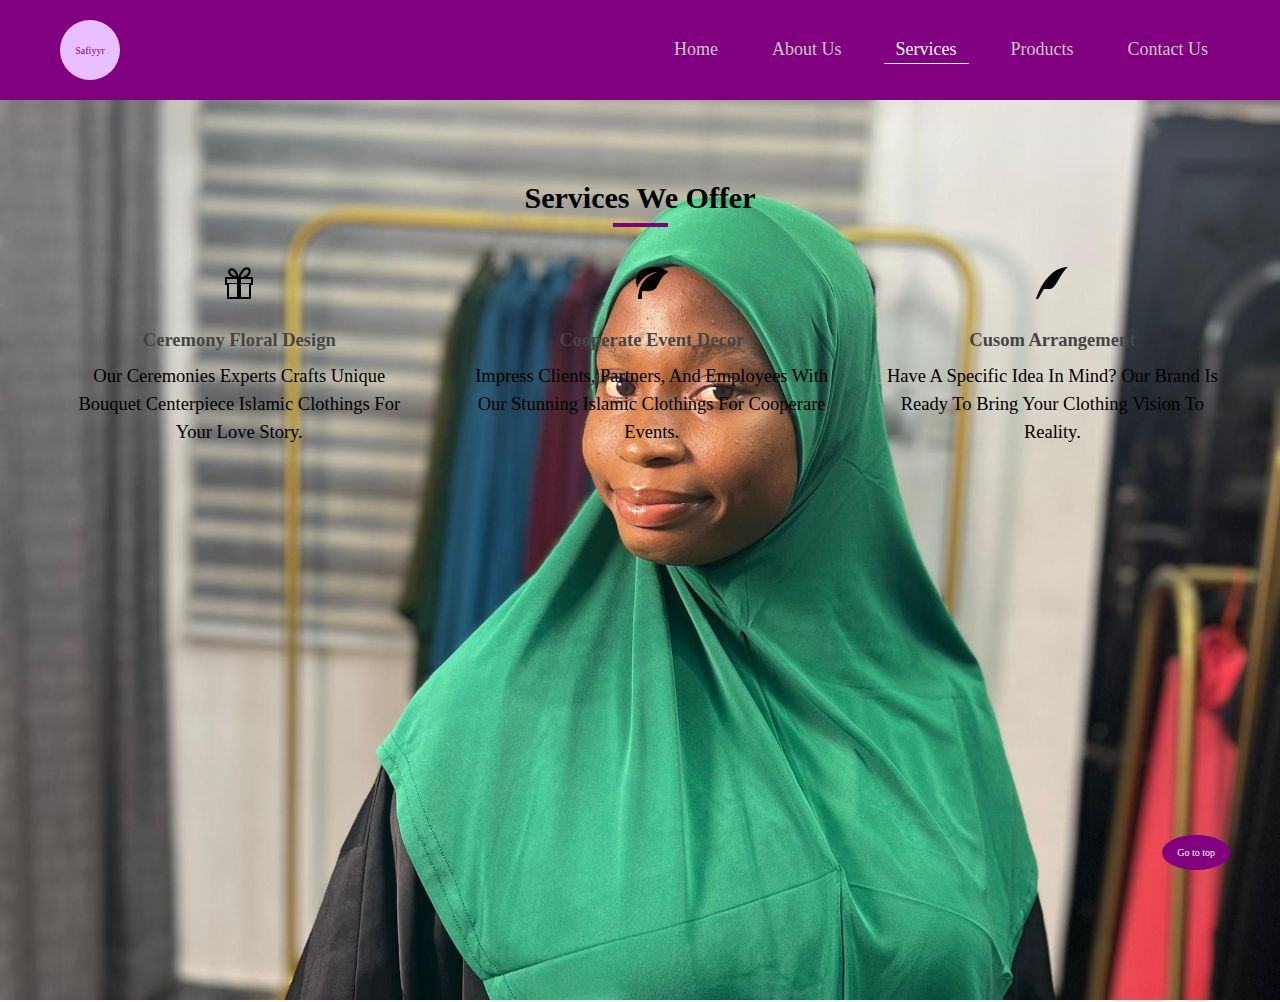
<file: pages/services.html>
<!DOCTYPE html>
<html lang="en">
<head>
    <meta charset="UTF-8">
    <meta name="viewport" content="width=device-width, initial-scale=1.0">
    <link rel="stylesheet" href="../css/style.css">
    <title>Safiyyr Websites</title>
    <link rel="icon" href="../img/logo.jpeg">
</head>
<body>
    <div class="app">
        <!--Header sction-->
        <header class="header">
         <!--Navigation section-->
         <nav class="navigation">
             <!--Logo-->
             <div class="logo-box">
               Safiyyr
             </div>
             <ul class="links">
                 <li class="link-item "><a href="../index.html" class="link">home</a></li>
                 <li class="link-item"><a href="../pages/about.html" class="link">about us</a></li>
                 <li class="link-item selected"><a href="./pages/services.html" class="link">services</a></li>
                 <li class="link-item"><a href="../products/hijabs.html" class="link">products</a></li>
                 <li class="link-item"><a href="../pages/contact.html" class="link">contact us</a></li>
             </ul>

             <div class="hamburger">
                <span class="first_ham"></span>
                <span class="second_ham"></span>
                <span class="third_ham"></span>
            </div>
            <ul class="mobile_links transparent">
                <li class="link-item selected"><a href="../index.html" class="link">home</a></li>
                <li class="link-item"><a href="about.html" class="link">about us</a></li>
                <li class="link-item"><a href="services.html" class="link">services</a></li>
                <li class="link-item"><a href="../products/hijabs.html" class="link">products</a></li>
                <li class="link-item"><a href="contact.html" class="link">contact us</a></li>
            </ul>
          
         </nav>
     </header>
     </div>

    <section class="services ser-sec section">
        <h2 class="heading-secondary ser-seco">Services we offer</h2>
        <div class="services-content ser-cnt">
            <article class="services-description"><svg class="icon-services"
                xmlns="http://www.w3.org/2000/svg" 
                viewBox="0 0 32 32">
               
                <path
                 d="M24.11 10c0.566-0.402 1.11-0.851 1.608-1.348 1.044-1.044 1.742-2.328 1.966-3.616 0.246-1.412-0.115-2.723-0.988-3.597-0.697-0.697-1.641-1.065-2.73-1.065-1.551 0-3.185 0.744-4.483 2.043-2.077 2.077-3.288 4.945-3.94 6.991-0.482-2.056-1.444-4.833-3.313-6.702-1.003-1.003-2.285-1.518-3.495-1.518-0.989 0-1.931 0.344-2.633 1.046-1.562 1.562-1.351 4.306 0.471 6.128 0.65 0.65 1.409 1.189 2.21 1.638h-6.782v8h2v14h24v-14h2v-8h-5.89zM21.073 4.007c0.866-0.866 1.948-1.384 2.892-1.384 0.334 0 0.803 0.070 1.139 0.406 0.813 0.813 0.357 2.697-0.977 4.031-1.373 1.373-3.221 2.318-4.826 2.939h-1.584c0.58-1.798 1.627-4.264 3.356-5.993zM7.31 5.028c-0.022-0.285-0.002-0.82 0.381-1.203 0.32-0.32 0.743-0.387 1.042-0.387v0c0.664 0 1.358 0.313 1.904 0.859 1.059 1.058 1.93 2.743 2.521 4.871 0.016 0.057 0.031 0.115 0.047 0.171-0.057-0.015-0.114-0.031-0.171-0.047-2.128-0.591-3.813-1.462-4.871-2.521-0.495-0.495-0.805-1.13-0.853-1.743zM14 30h-8v-13h8v13zM14 16h-10v-4h10v4zM26 30h-8v-13h8v13zM28 16h-10v-4h10v4z"></path>
                </svg>
                <h3>Ceremony Floral Design</h3>
                <p>Our ceremonies experts crafts unique bouquet centerpiece islamic clothings for your love story. </p>
                </article>
            <article class="services-description"><svg class="icon-services" xmlns="http://www.w3.org/2000/svg" viewBox="0 0 32 32">                            <path d="M31.604 4.203c-3.461-2.623-8.787-4.189-14.247-4.189-6.754 0-12.257 2.358-15.099 6.469-1.335 1.931-2.073 4.217-2.194 6.796-0.108 2.296 0.278 4.835 1.146 7.567 2.965-8.887 11.244-15.847 20.79-15.847 0 0-8.932 2.351-14.548 9.631-0.003 0.004-0.078 0.097-0.207 0.272-1.128 1.509-2.111 3.224-2.846 5.166-1.246 2.963-2.4 7.030-2.4 11.931h4c0 0-0.607-3.819 0.449-8.212 1.747 0.236 3.308 0.353 4.714 0.353 3.677 0 6.293-0.796 8.231-2.504 1.736-1.531 2.694-3.587 3.707-5.764 1.548-3.325 3.302-7.094 8.395-10.005 0.292-0.167 0.48-0.468 0.502-0.804s-0.126-0.659-0.394-0.862z"></path>
                </svg>
                <h3>Cooperate Event Decor</h3>
                <p>Impress clients, partners, and employees with our stunning islamic clothings for cooperare events. </p>
                </article>
            <article class="services-description"><svg class="icon-services" xmlns="http://www.w3.org/2000/svg" iewBox="0 0 32 32">                            <path d="M0 32c4-12 14.469-32 32-32-8.219 6.594-12 22-18 22s-6 0-6 0l-6 10h-2z"></path>
                </svg>
                <h3>Cusom Arrangement</h3>
                <p>Have a specific idea in mind? Our brand is ready to bring your clothing vision to reality. </p>
                </article>
        </div>
    </section>
    <p><a href="#"  class="fa fa-caret-up fa-1x" id="home">Go to top</a></p>
    <script src="../index.js"></script>
</body>
</html>
</file>
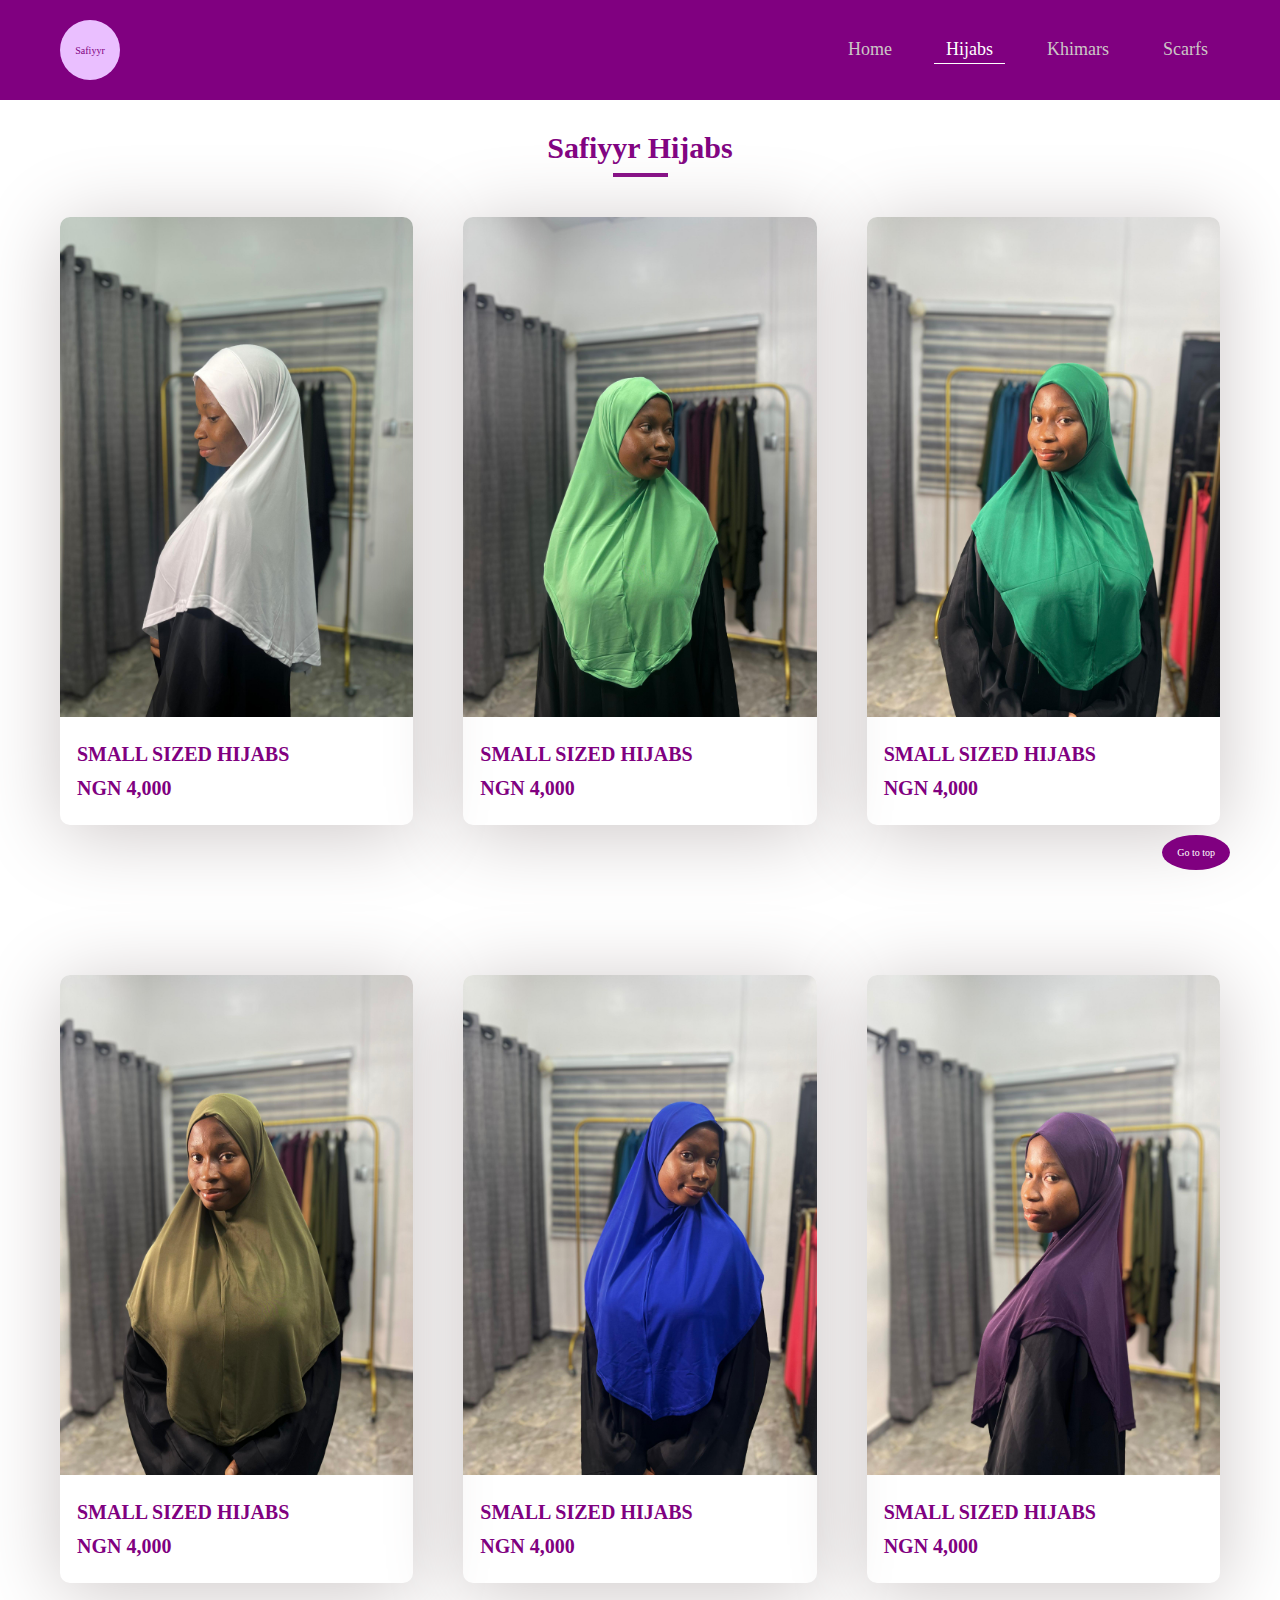
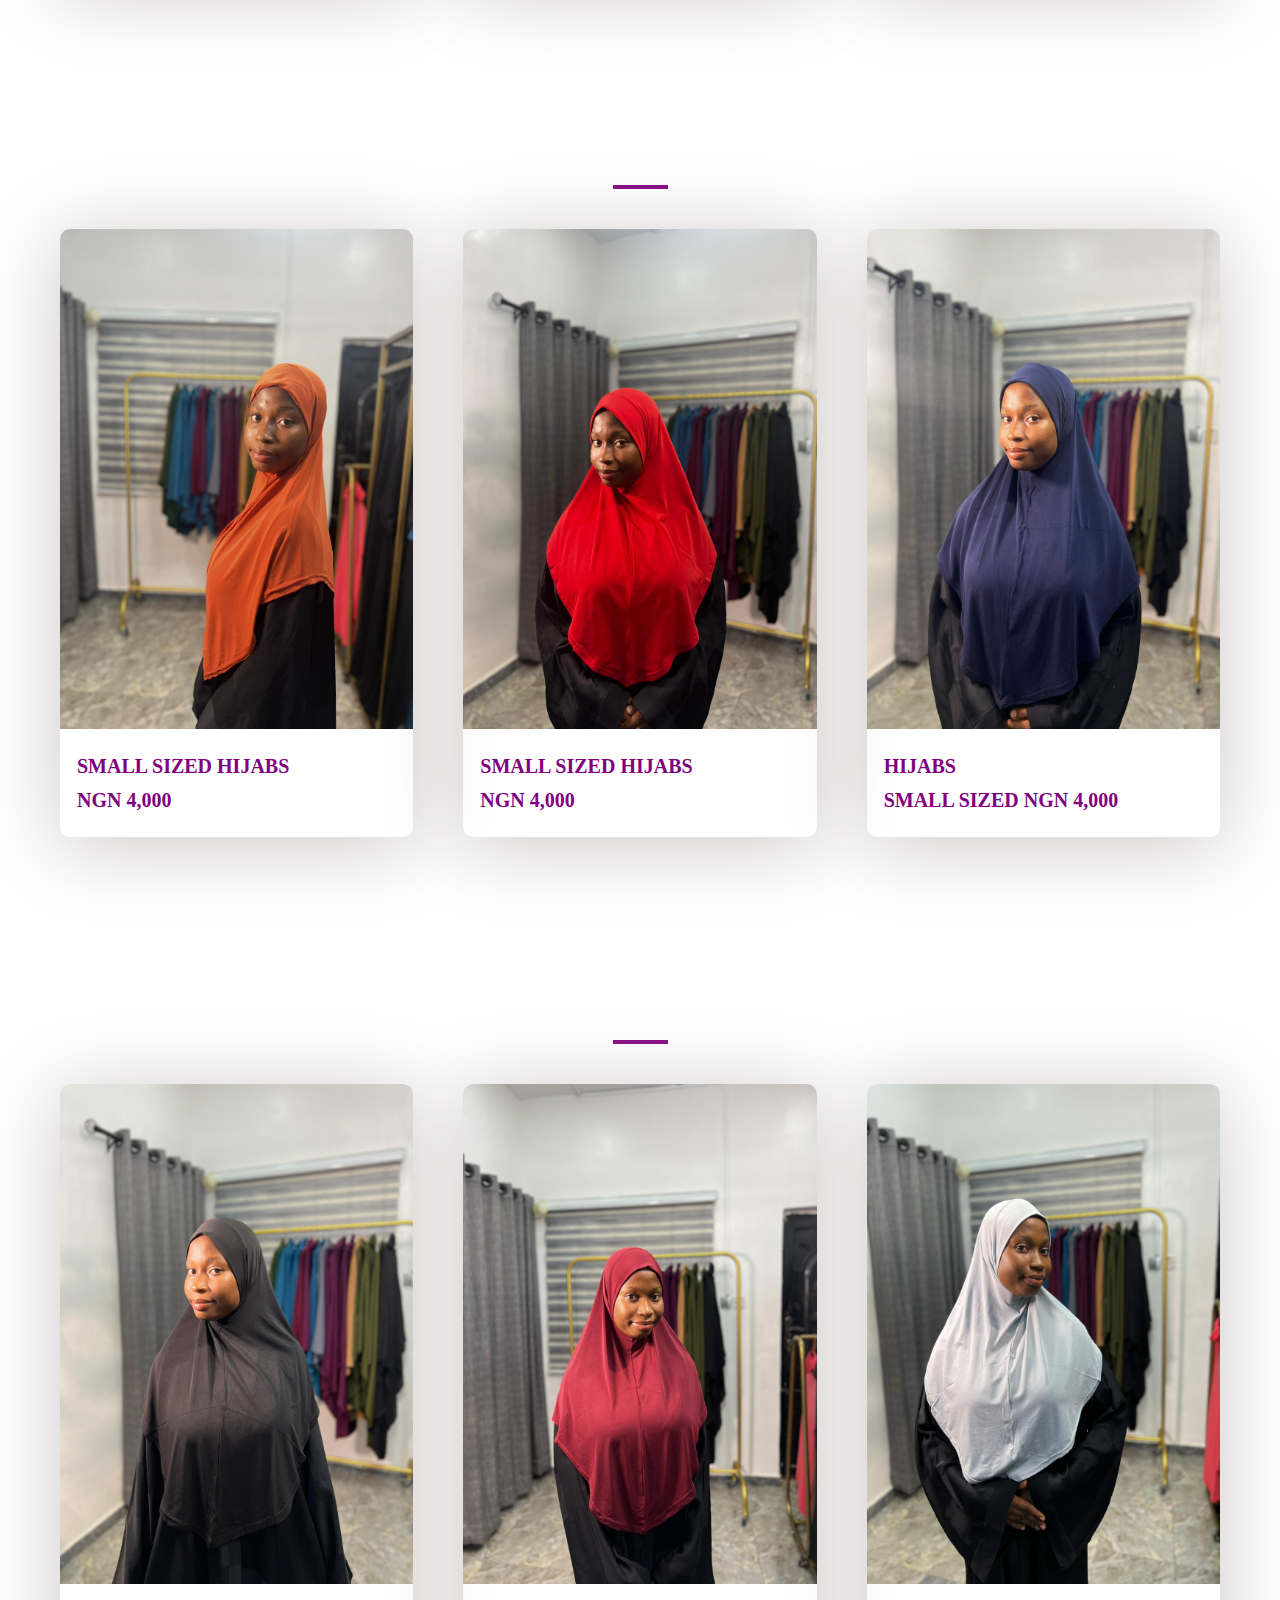
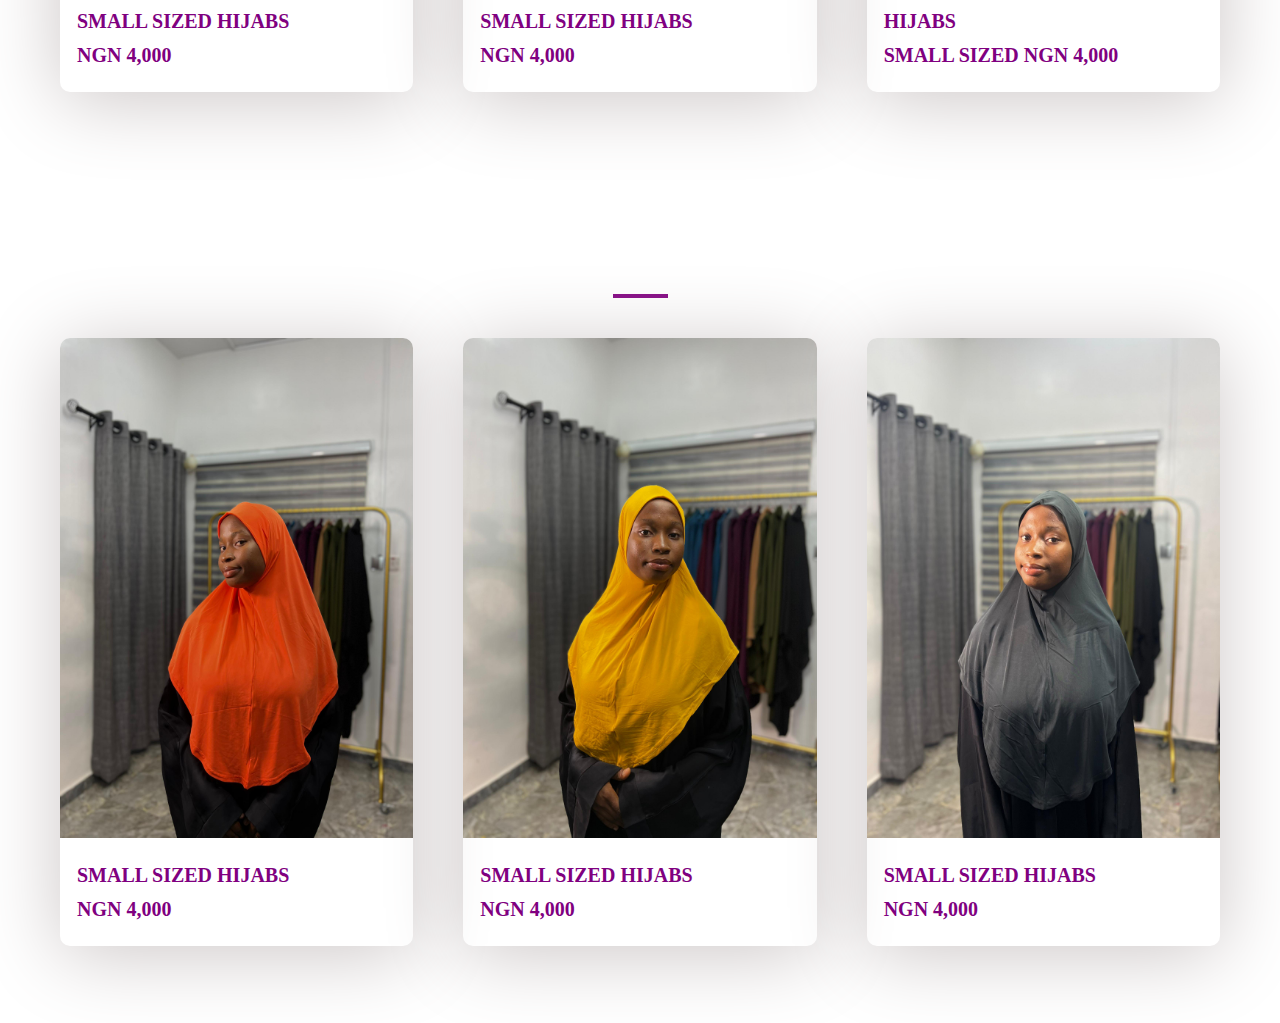
<file: products/hijabs.html>
<!DOCTYPE html>
<html lang="en">
<head>
    <meta charset="UTF-8">
    <meta name="viewport" content="width=device-width, initial-scale=1.0">
    <link rel="stylesheet" href="../css/style.css">
    <title>Safiyyr Websites</title>
    <link rel="icon" href="../img/logo.jpeg">
</head>
<body>

    <div class="app">
        <!--Header sction-->
        <header class="header">
         <!--Navigation section-->
         <nav class="navigation">
             <!--Logo-->
             <div class="logo-box">
               Safiyyr
             </div>
             <ul class="links">
                <li class="link-item "><a href="../index.html" class="link">home</a></li>
                 <li class="link-item selected"><a href="./products/hijabs.html" class="link">hijabs</a></li>
                 <li class="link-item"><a href="./khimars.html" class="link">khimars</a></li>
                 <li class="link-item"><a href="./scarfs.html" class="link">scarfs</a></li>
             </ul>
             <div class="hamburger">
                <span class="first_ham"></span>
                <span class="second_ham"></span>
                <span class="third_ham"></span>
            </div>
             <ul class="mobile_links transparent">
                <li class="link-item selected"><a href="../index.html" class="link">home</a></li>
                <li class="link-item"><a href="hijabs.html" class="link">products</a></li>
                <li class="link-item"><a href="khimars.html" class="link">khimars</a></li>
                <li class="link-item"><a href="scarfs.html" class="link">scarfs</a></li>
            </ul>
          
         </nav>
     </header>
     </div>


    <section class="products section">
        <h2 class="heading-secondary hij-pro">Safiyyr hijabs</h2>
        <div class="products-content">
            <article class="products-description">
                <img src="../hijabs/WhatsApp Image 2024-01-09 at 7.25.42 AM.jpeg" alt="flower" class="products-img">
                <div class="products-writeup">
                    <p>SMALL SIZED HIJABS</p>
                    <p>NGN 4,000</p>
                </div>
            </article>
            <article class="products-description">
                <img src="../hijabs/WhatsApp Image 2024-01-09 at 7.25.43 AM (2).jpeg"  alt="" class="products-img">
                <div class="products-writeup">
                    <p>SMALL SIZED HIJABS</p>
                    <p>NGN 4,000</p>
                </div>
            </article>
            <article class="products-description">
                <img src="../hijabs/WhatsApp Image 2024-01-09 at 7.25.43 AM.jpeg" alt="" class="products-img">
                <div class="products-writeup">
                    <p>SMALL SIZED HIJABS</p>
                    <p>NGN 4,000</p>
                </div>
                </article>
        </div>
     </section>

     <section class="products section">
        <div class="products-content">
            <article class="products-description">
                <img src="../hijabs/WhatsApp Image 2024-01-09 at 7.25.44 AM (1).jpeg" alt="flower" class="products-img">
                <div class="products-writeup">
                    <p>SMALL SIZED HIJABS</p>
                    <p>NGN 4,000</p>
                </div>
            </article>
            <article class="products-description">
                <img src="../hijabs/WhatsApp Image 2024-01-09 at 7.25.44 AM.jpeg"  alt="" class="products-img">
                <div class="products-writeup">
                    <p>SMALL SIZED HIJABS</p>
                   <p>NGN 4,000</p>
                </div>
            </article>
            <article class="products-description">
                <img src="../hijabs/WhatsApp Image 2024-01-09 at 7.25.45 AM (1).jpeg" alt="" class="products-img">
                <div class="products-writeup">
                    <p>SMALL SIZED HIJABS</p>
                    <p>NGN 4,000</p>
                </div>
                </article>
        </div>
     </section>

     <section class="products section">
        <h2 class="heading-secondary hij-pro"></h2>
        <div class="products-content">
            <article class="products-description">
                <img src="../hijabs/WhatsApp Image 2024-01-09 at 7.25.45 AM.jpeg" alt="flower" class="products-img">
                <div class="products-writeup">
                    <p>SMALL SIZED HIJABS</p>
                    <p>NGN 4,000</p>
                </div>
            </article>
            <article class="products-description">
                <img src="../hijabs/WhatsApp Image 2024-01-09 at 7.25.46 AM (1).jpeg"  alt="" class="products-img">
                <div class="products-writeup">
                    <p>SMALL SIZED HIJABS</p>
                    <p>NGN 4,000</p>
                </div>
            </article>
            <article class="products-description">
                <img src="../hijabs/WhatsApp Image 2024-01-09 at 7.25.46 AM.jpeg" alt="" class="products-img">
                <div class="products-writeup">
                    <p>HIJABS</p>
                    <p>SMALL SIZED NGN 4,000</p>
                </div>
                </article>
        </div>
     </section>


     <section class="products section">
        <h2 class="heading-secondary hij-pro"></h2>
        <div class="products-content">
            <article class="products-description">
                <img src="../hijabs/WhatsApp Image 2024-01-09 at 7.25.48 AM (1).jpeg" alt="flower" class="products-img">
                <div class="products-writeup">
                    <p>SMALL SIZED HIJABS</p>
                    <p>NGN 4,000</p>
                </div>
            </article>
            <article class="products-description">
                <img src="../hijabs/WhatsApp Image 2024-01-09 at 7.25.48 AM (2).jpeg"  alt="" class="products-img">
                <div class="products-writeup">
                    <p>SMALL SIZED HIJABS</p>
                    <p>NGN 4,000</p>
                </div>
            </article>
            <article class="products-description">
                <img src="../hijabs/WhatsApp Image 2024-01-09 at 7.25.48 AM.jpeg" alt="" class="products-img">
                <div class="products-writeup">
                    <p>HIJABS</p>
                    <p>SMALL SIZED NGN 4,000</p>
                </div>
                </article>
        </div>
     </section>

     <section class="products section">
        <h2 class="heading-secondary hij-pro"></h2>
        <div class="products-content">
            <article class="products-description">
                <img src="../hijabs/WhatsApp Image 2024-01-09 at 7.25.50 AM.jpeg" alt="flower" class="products-img">
                <div class="products-writeup">
                    <p>SMALL SIZED HIJABS</p>
                    <p>NGN 4,000</p>
                </div>
            </article>
            <article class="products-description">
                <img src="../hijabs/WhatsApp Image 2024-01-09 at 7.25.49 AM.jpeg"  alt="" class="products-img">
                <div class="products-writeup">
                    <p>SMALL SIZED HIJABS</p>
                    <p>NGN 4,000</p>
                </div>
            </article>
            <article class="products-description">
                <img src="../hijabs/WhatsApp Image 2024-01-09 at 7.25.47 AM.jpeg" alt="" class="products-img">
                <div class="products-writeup">
                    <p>SMALL SIZED HIJABS</p>
                    <p>NGN 4,000</p>
                </div>
                </article>
        </div>
     </section>

     

     
     <p><a href="#"  class="fa fa-caret-up fa-1x" id="home">Go to top</a></p>
     <script src="../index.js"></script>
</body>
</html>
</file>
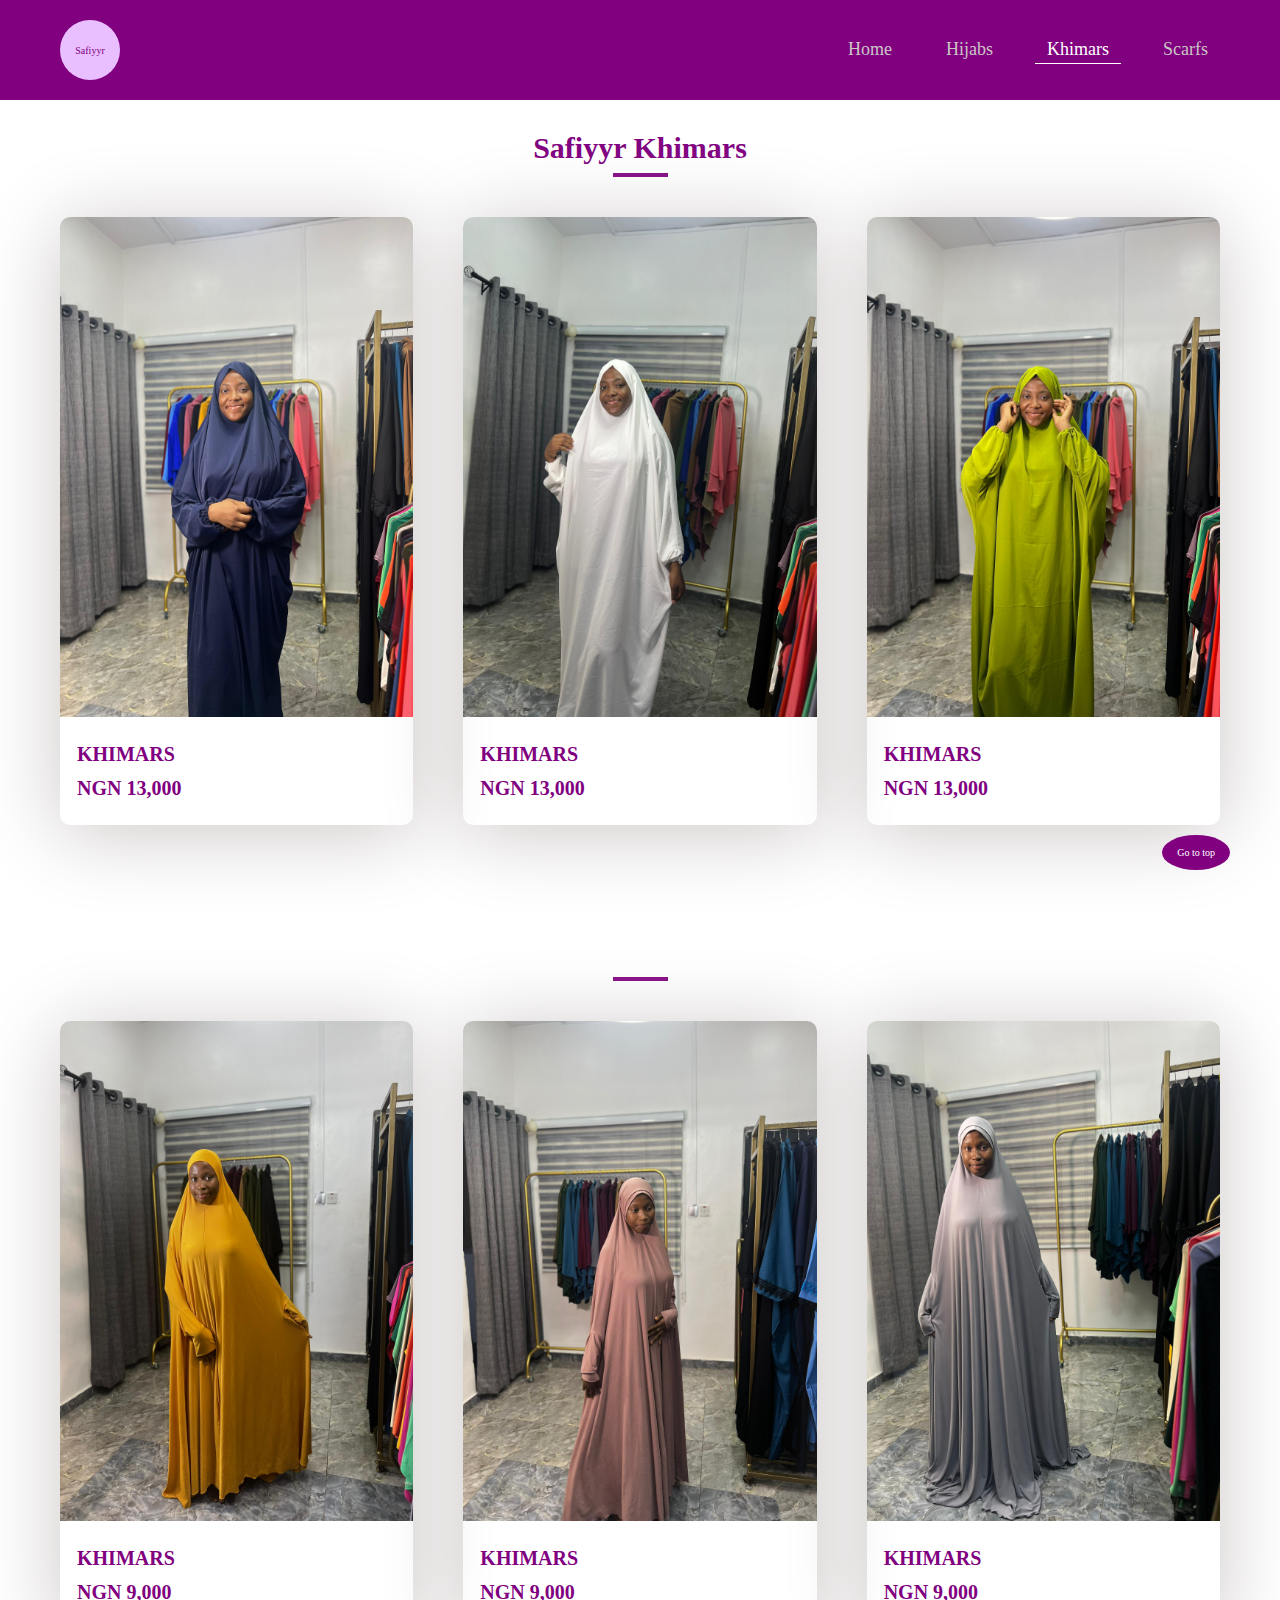
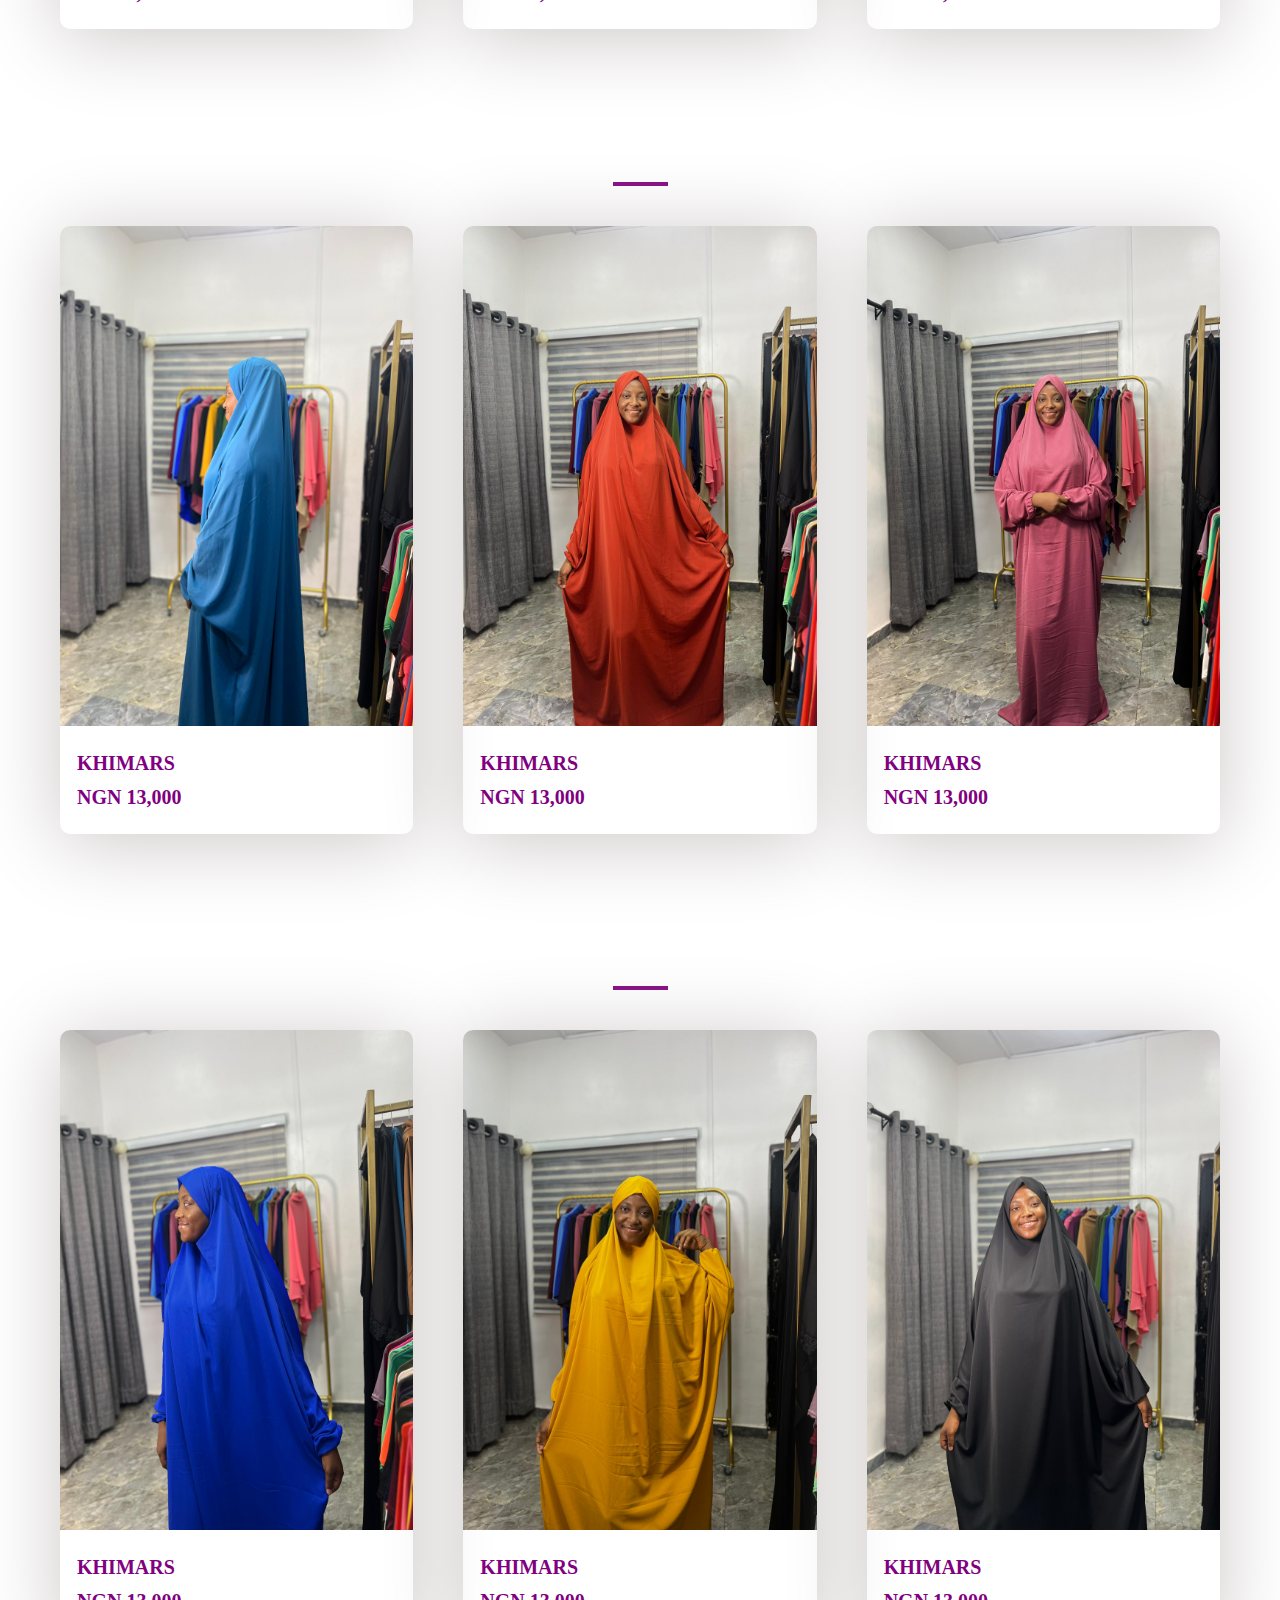
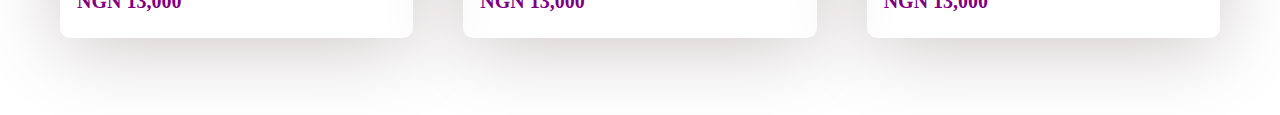
<file: products/khimars.html>
<!DOCTYPE html>
<html lang="en">
<head>
    <meta charset="UTF-8">
    <meta name="viewport" content="width=device-width, initial-scale=1.0">
    <link rel="stylesheet" href="../css/style.css">
    <title>Safiyyr Websites</title>
    <link rel="icon" href="../img/logo.jpeg">
</head>
<body>



    <div class="app">
        <!--Header sction-->
        <header class="header">
         <!--Navigation section-->
         <nav class="navigation">
             <!--Logo-->
             <div class="logo-box">
               Safiyyr
             </div>
             <ul class="links">
                <li class="link-item "><a href="../index.html" class="link">home</a></li>
                 <li class="link-item"><a href="./hijabs.html" class="link">hijabs</a></li>
                 <li class="link-item selected"><a href="./khimars.html" class="link">khimars</a></li>
                 <li class="link-item"><a href="./scarfs.html" class="link">scarfs</a></li>
             </ul>
             <div class="hamburger">
                <span class="first_ham"></span>
                <span class="second_ham"></span>
                <span class="third_ham"></span>
            </div>
            <ul class="mobile_links transparent">
                <li class="link-item selected"><a href="../index.html" class="link">home</a></li>
                <li class="link-item"><a href="hijabs.html" class="link">products</a></li>
                <li class="link-item"><a href="khimars.html" class="link">khimars</a></li>
                <li class="link-item"><a href="scarfs.html" class="link">scarfs</a></li>
            </ul>
          
         </nav>
     </header>
     </div>

     <section class="products section">
        <h2 class="heading-secondary hij-pro">Safiyyr khimars</h2>
        <div class="products-content">
            <article class="products-description">
                <img src="../khimars/WhatsApp Image 2024-01-11 at 9.10.54 AM.jpeg" alt="flower" class="products-img">
                <div class="products-writeup">
                    <p>KHIMARS</p>
                   <P>NGN 13,000</P>
                </div>
            </article>
            <article class="products-description">
                <img src="../khimars/WhatsApp Image 2024-01-11 at 9.10.54 AM (1).jpeg"  alt="" class="products-img">
                <div class="products-writeup">
                    <p>KHIMARS</p>
                    <P>NGN 13,000</P>
                </div>
            </article>
            <article class="products-description">
                <img src="../khimars/WhatsApp Image 2024-01-11 at 9.10.53 AM.jpeg" alt="" class="products-img">
                <div class="products-writeup">
                    <p>KHIMARS</p>
                    <P>NGN 13,000</P>
                </div>
        </div>
     </section>

     <section class="products section">
        <h2 class="heading-secondary"></h2>
        <div class="products-content">
            <article class="products-description">
                <img src="../khimars/WhatsApp Image 2024-01-09 at 7.27.51 AM - Copy.jpeg" alt="flower" class="products-img">
                <div class="products-writeup">
                    <p>KHIMARS</p>
                    <P>NGN 9,000</P>
                </div>
            </article>
            <article class="products-description">
                <img src="../khimars/WhatsApp Image 2024-01-09 at 7.27.54 AM (1) - Copy.jpeg"  alt="" class="products-img">
                <div class="products-writeup">
                    <p>KHIMARS</p>
                    <P>NGN 9,000</P>
                </div>
            </article>
            <article class="products-description">
                <img src="../khimars/WhatsApp Image 2024-01-09 at 7.27.54 AM.jpeg" alt="" class="products-img">
                <div class="products-writeup">
                    <p>KHIMARS</p>
                    <P>NGN 9,000</P>
                </div>
        </div>
     </section>

     <section class="products section">
        <h2 class="heading-secondary"></h2>
        <div class="products-content">
            <article class="products-description">
                <img src="../khimars/WhatsApp Image 2024-01-11 at 9.10.49 AM.jpeg" alt="flower" class="products-img">
                <div class="products-writeup">
                    <p>KHIMARS</p>
                    <P>NGN 13,000</P>
                </div>
            </article>
            <article class="products-description">
                <img src="../khimars/WhatsApp Image 2024-01-11 at 9.10.50 AM.jpeg"  alt="" class="products-img">
                <div class="products-writeup">
                    <p>KHIMARS</p>
                    <P>NGN 13,000</P>
                </div>
            </article>
            <article class="products-description">
                <img src="../khimars/WhatsApp Image 2024-01-11 at 9.10.51 AM (1).jpeg" alt="" class="products-img">
                <div class="products-writeup">
                    <p>KHIMARS</p>
                    <P>NGN 13,000</P>
                </div>
        </div>
     </section>

     <section class="products section">
        <h2 class="heading-secondary"></h2>
        <div class="products-content">
            <article class="products-description">
                <img src="../khimars/WhatsApp Image 2024-01-11 at 9.10.51 AM (2).jpeg" alt="flower" class="products-img">
                <div class="products-writeup">
                    <p>KHIMARS</p>
                    <P>NGN 13,000</P>
                </div>
            </article>
            <article class="products-description">
                <img src="../khimars/WhatsApp Image 2024-01-11 at 9.10.51 AM.jpeg"  alt="" class="products-img">
                <div class="products-writeup">
                    <p>KHIMARS</p>
                    <P>NGN 13,000</P>
                </div>
            </article>
            <article class="products-description">
                <img src="../khimars/WhatsApp Image 2024-01-11 at 9.10.52 AM.jpeg" alt="" class="products-img">
                <div class="products-writeup">
                    <p>KHIMARS</p>
                    <P>NGN 13,000</P>
                </div>
        </div>
     </section>
     <p><a href="#"  class="fa fa-caret-up fa-1x" id="home">Go to top</a></p>
     <script src="../index.js"></script>
</body>
</html>
</file>
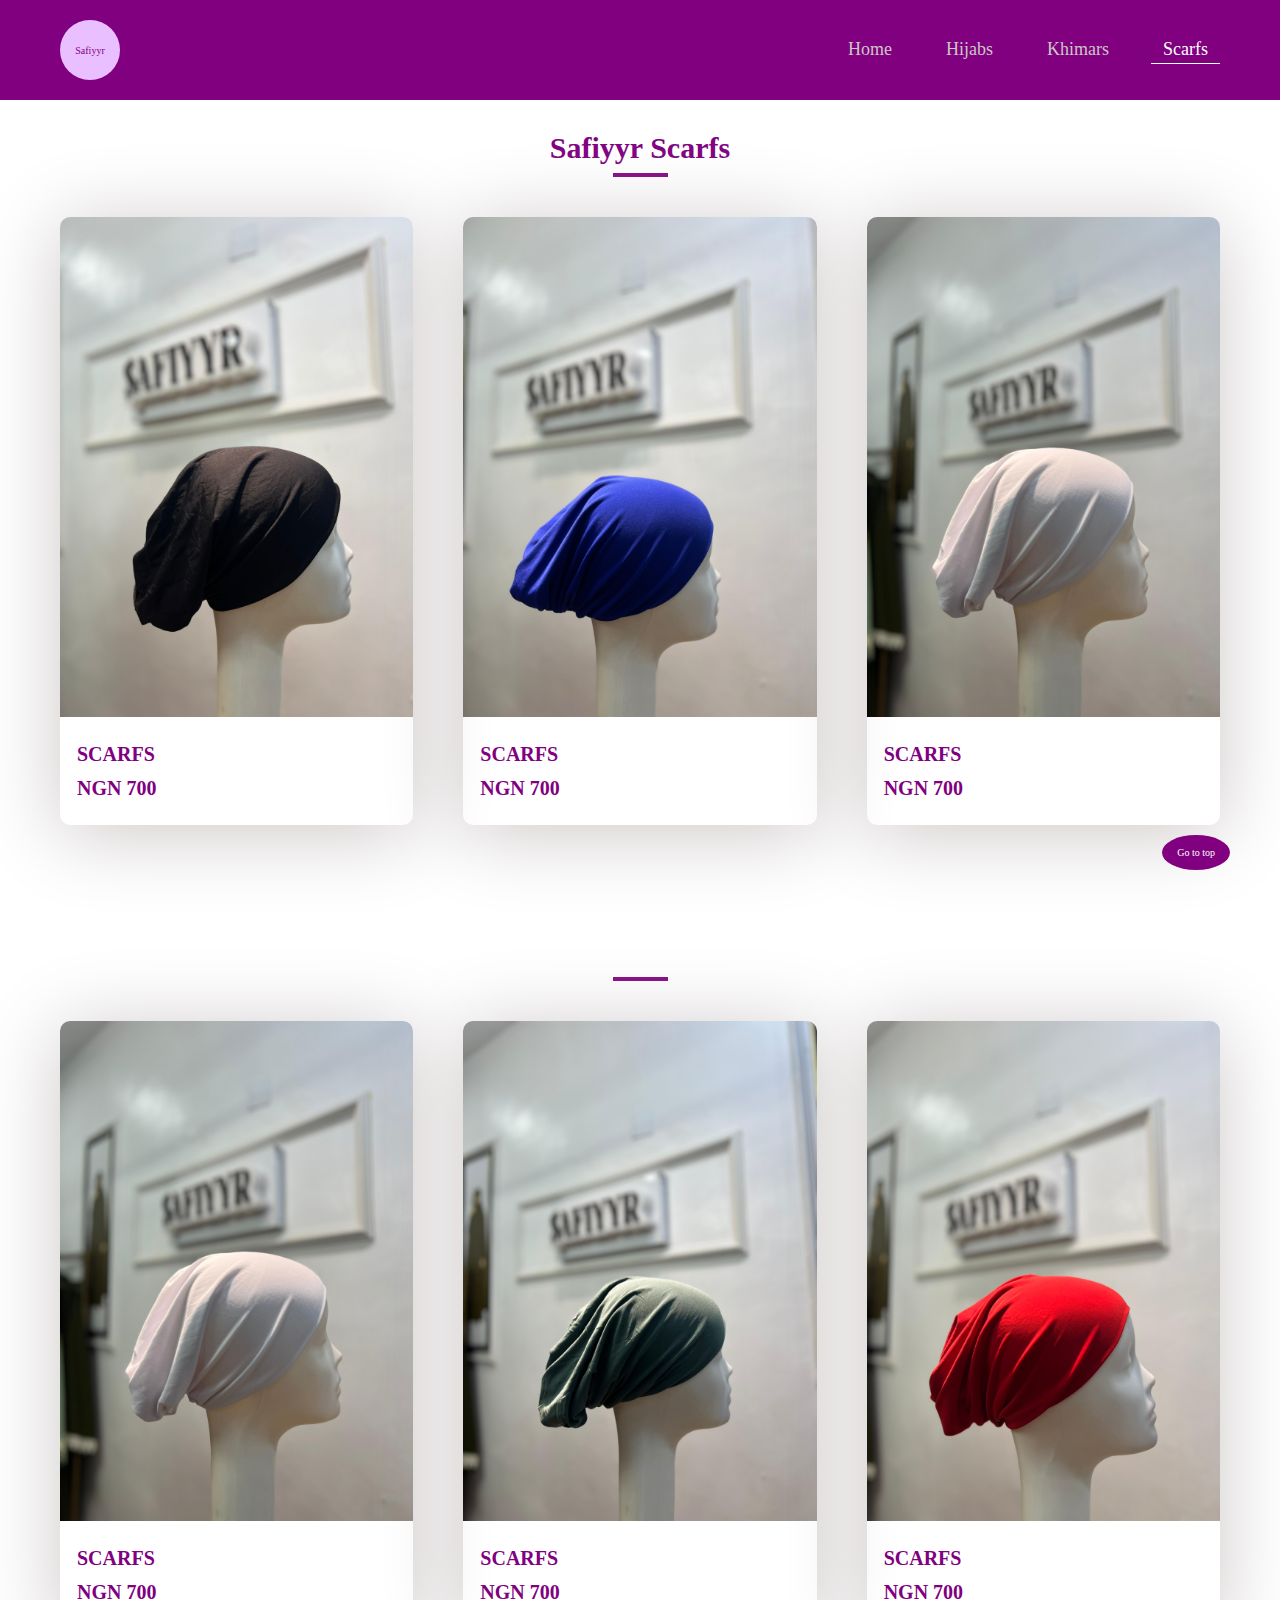
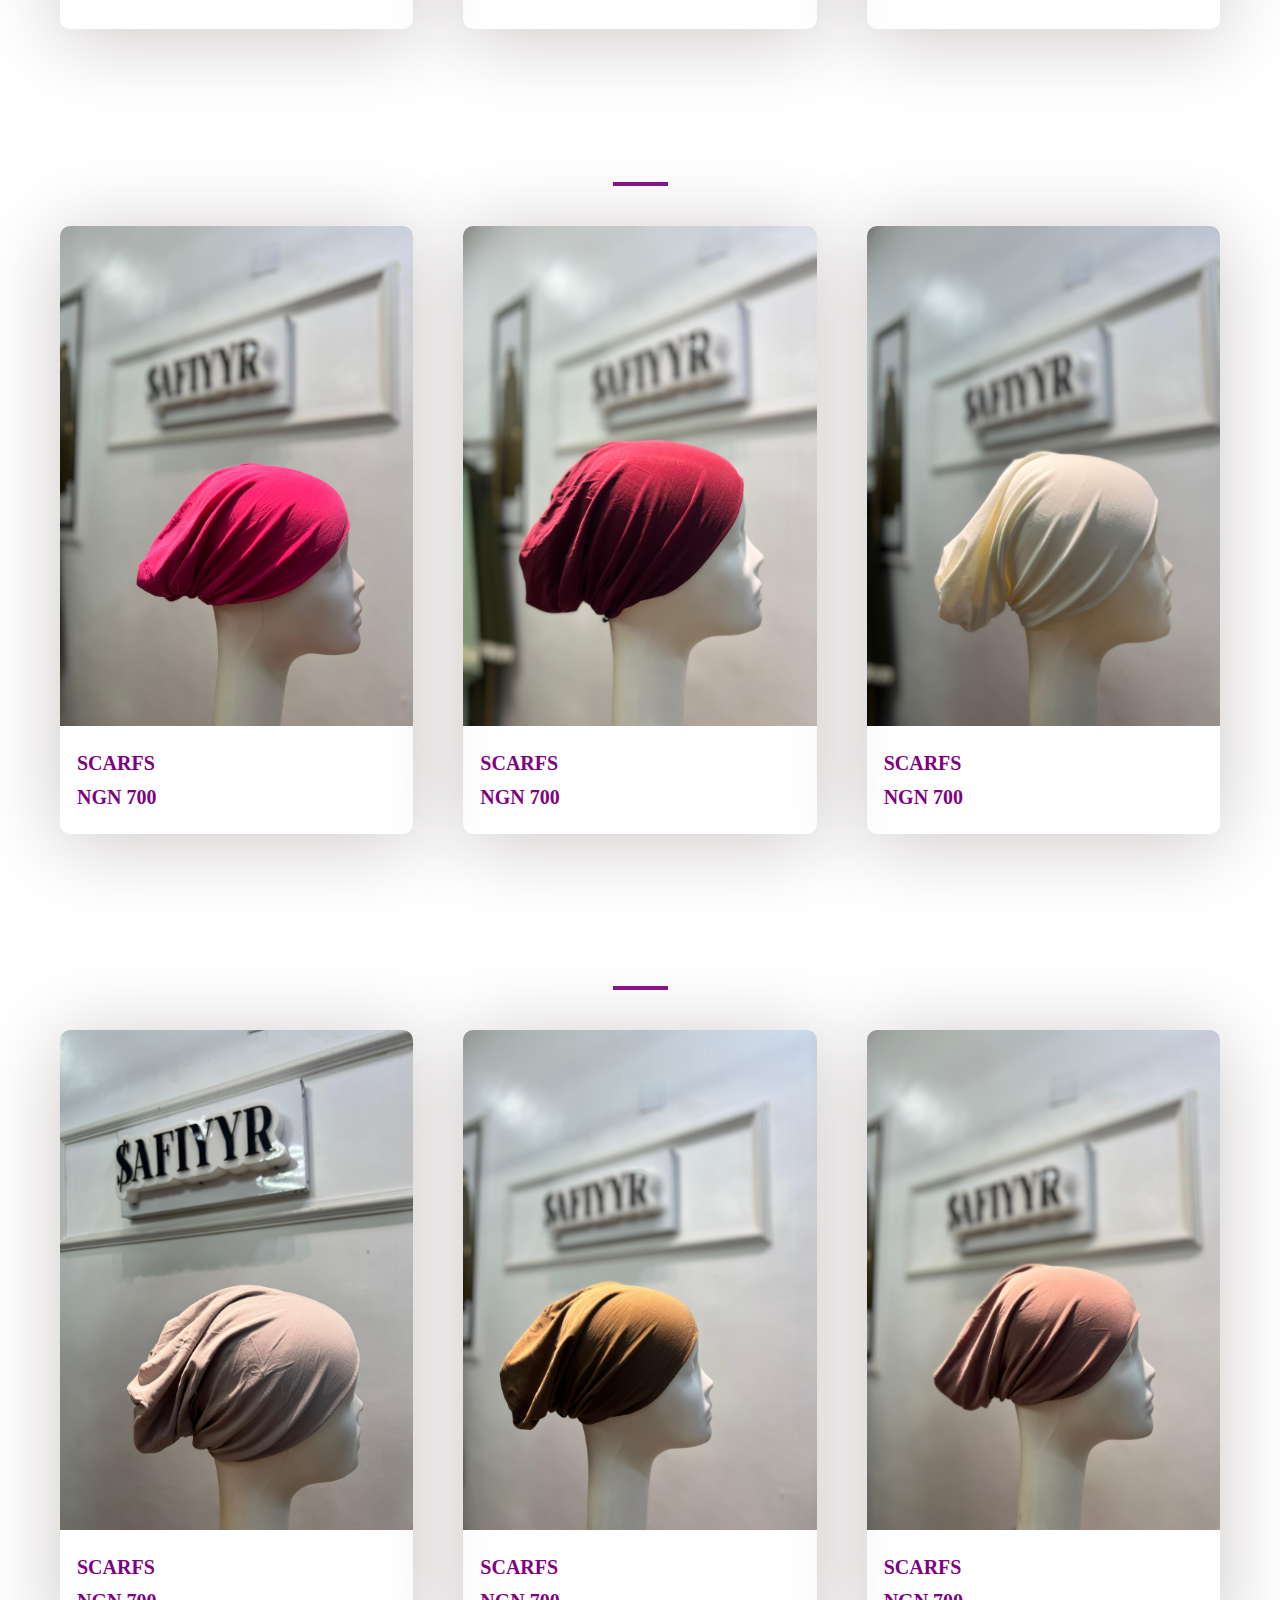
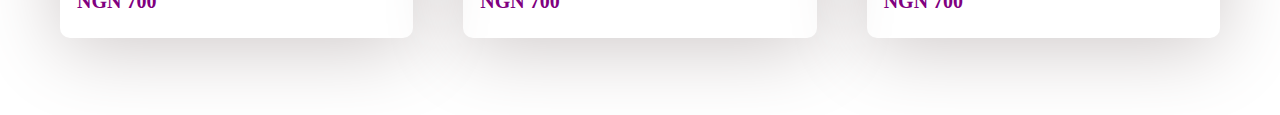
<file: products/scarfs.html>
<!DOCTYPE html>
<html lang="en">
<head>
    <meta charset="UTF-8">
    <meta name="viewport" content="width=device-width, initial-scale=1.0">
    <link rel="stylesheet" href="../css/style.css">
    <title>Safiyyr Websites</title>
    <link rel="icon" href="../img/logo.jpeg">
</head>
<body>



    <div class="app">
        <!--Header sction-->
        <header class="header">
         <!--Navigation section-->
         <nav class="navigation">
             <!--Logo-->
             <div class="logo-box">
               Safiyyr
             </div>
             <ul class="links">
                <li class="link-item "><a href="../index.html" class="link">home</a></li>
                 <li class="link-item"><a href="./hijabs.html" class="link">hijabs</a></li>
                 <li class="link-item"><a href="./khimars.html" class="link">khimars</a></li>
                 <li class="link-item selected"><a href="./scarfs.html" class="link">scarfs</a></li>
             </ul>
             <div class="hamburger">
                <span class="first_ham"></span>
                <span class="second_ham"></span>
                <span class="third_ham"></span>
            </div>
            <ul class="mobile_links transparent">
                <li class="link-item selected"><a href="../index.html" class="link">home</a></li>
                <li class="link-item"><a href="hijabs.html" class="link">products</a></li>
                <li class="link-item"><a href="khimars.html" class="link">khimars</a></li>
                <li class="link-item"><a href="scarfs.html" class="link">scarfs</a></li>
            </ul>
          
         </nav>
     </header>
     </div>

    <section class="products section">
        <h2 class="heading-secondary sca-sec">Safiyyr scarfs</h2>
        <div class="products-content">
            <article class="products-description">
                <img src="../scarfs/WhatsApp Image 2024-01-09 at 11.32.40 AM.jpeg" alt="flower" class="products-img">
                <div class="products-writeup">
                    <p>SCARFS</p>
                   <p>NGN 700</p>
                </div>
            </article>
            <article class="products-description">
                <img src="../scarfs/WhatsApp Image 2024-01-09 at 11.32.34 AM (1).jpeg"  alt="" class="products-img">
                <div class="products-writeup">
                    <p>SCARFS</p>
                    <p>NGN 700</p>
                </div>
            </article>
            <article class="products-description">
                <img src="../scarfs/WhatsApp Image 2024-01-09 at 11.32.34 AM (2) - Copy.jpeg" alt="" class="products-img">
                <div class="products-writeup">
                    <p>SCARFS</p>
                    <p>NGN 700</p>
                </div>
        </div>
     </section>

     <section class="products section">
        <h2 class="heading-secondary"></h2>
        <div class="products-content">
            <article class="products-description">
                <img src="../scarfs/WhatsApp Image 2024-01-09 at 11.32.34 AM (2).jpeg" alt="flower" class="products-img">
                <div class="products-writeup">
                    <p>SCARFS</p>
                    <p>NGN 700</p>
                </div>
            </article>
            <article class="products-description">
                <img src="../scarfs/WhatsApp Image 2024-01-09 at 11.32.34 AM (3).jpeg"  alt="" class="products-img">
                <div class="products-writeup">
                    <p>SCARFS</p>
                    <p>NGN 700</p>
                </div>
            </article>
            <article class="products-description">
                <img src="../scarfs/WhatsApp Image 2024-01-09 at 11.32.34 AM.jpeg" alt="" class="products-img">
                <div class="products-writeup">
                    <p>SCARFS</p>
                    <p>NGN 700</p>
                </div>
        </div>
     </section>

     <section class="products section">
        <h2 class="heading-secondary"></h2>
        <div class="products-content">
            <article class="products-description">
                <img src="../scarfs/WhatsApp Image 2024-01-09 at 11.32.35 AM (1).jpeg" alt="flower" class="products-img">
                <div class="products-writeup">
                    <p>SCARFS</p>
                    <p>NGN 700</p>
                </div>
            </article>
            <article class="products-description">
                <img src="../scarfs/WhatsApp Image 2024-01-09 at 11.32.35 AM.jpeg"  alt="" class="products-img">
                <div class="products-writeup">
                    <p>SCARFS</p>
                    <p>NGN 700</p>
                </div>
            </article>
            <article class="products-description">
                <img src="../scarfs/WhatsApp Image 2024-01-09 at 11.32.37 AM (1).jpeg" alt="" class="products-img">
                <div class="products-writeup">
                    <p>SCARFS</p>
                    <p>NGN 700</p>
                </div>
        </div>
     </section>

     <section class="products section">
        <h2 class="heading-secondary"></h2>
        <div class="products-content">
            <article class="products-description">
                <img src="../scarfs/WhatsApp Image 2024-01-09 at 11.32.37 AM (2).jpeg" alt="flower" class="products-img">
                <div class="products-writeup">
                    <p>SCARFS</p>
                    <p>NGN 700</p>
                </div>
            </article>
            <article class="products-description">
                <img src="../scarfs/WhatsApp Image 2024-01-09 at 11.32.37 AM.jpeg"  alt="" class="products-img">
                <div class="products-writeup">
                    <p>SCARFS</p>
                    <p>NGN 700</p>
                </div>
            </article>
            <article class="products-description">
                <img src="../scarfs/WhatsApp Image 2024-01-09 at 11.32.38 AM.jpeg" alt="" class="products-img">
                <div class="products-writeup">
                    <p>SCARFS</p>
                    <p>NGN 700</p>
                </div>
        </div>
     </section>
     <p><a href="#"  class="fa fa-caret-up fa-1x" id="home">Go to top</a></p>
     <script src="../index.js"></script>
</body>
</html>
</file>
<file: icomoon (4)/demo-files/demo.css>
body {
  padding: 0;
  margin: 0;
  font-family: sans-serif;
  font-size: 1em;
  line-height: 1.5;
  color: #555;
  background: #fff;
}
h1 {
  font-size: 1.5em;
  font-weight: normal;
  box-shadow: 0 1px #ddd, 0 2px #fff, 0 3px #ddd;
}
small {
  font-size: .66666667em;
}
a {
  color: #e74c3c;
  text-decoration: none;
}
a:hover, a:focus {
  box-shadow: 0 1px #e74c3c;
}
.bshadow0, input {
  box-shadow: inset 0 -2px #e7e7e7;
}
input:hover {
  box-shadow: inset 0 -2px #ccc;
}
input, fieldset {
  font-size: 1em;
  margin: 0;
  padding: 0;
  border: 0;
}
input {
  color: inherit;
  line-height: 1.5;
  height: 1.5em;
  padding: .25em 0;
}
input:focus {
  outline: none;
  box-shadow: inset 0 -2px #449fdb;
}
.glyph {
  font-size: 16px;
  margin-right: 1.5em;
  float: left;
  width: 17em;
}
svg {
  color: #000;
}
.liga {
  width: 80%;
  width: calc(100% - 2.5em);
}
.talign-right {
  text-align: right;
}
.talign-center {
  text-align: center;
}
.bgc1 {
  background: #f1f1f1;
}
.fgc0 {
  color: #000;
}
.fgc1 {
  color: #999;
}
p {
  margin-top: 1em;
  margin-bottom: 1em;
}
.mvm {
  margin-top: .75em;
  margin-bottom: .75em;
}
.mtn {
  margin-top: 0;
}
.mtl, .mal {
  margin-top: 1.5em;
}
.mbl, .mal {
  margin-bottom: 1.5em;
}
.mal, .mhl {
  margin-left: 1.5em;
  margin-right: 1.5em;
}
.mhmm {
  margin-left: 1em;
  margin-right: 1em;
}
.ptl {
  padding-top: 1.5em;
}
.pbs, .pvs {
  padding-bottom: .25em;
}
.pvs, .pts {
  padding-top: .25em;
}
.unit {
  float: left;
}
.unitRight {
  float: right;
}
.size1of2 {
  width: 50%;
}
.size1of1 {
  width: 100%;
}
.clearfix:before, .clearfix:after {
  content: " ";
  display: table;
}
.clearfix:after {
  clear: both;
}
.hidden-true {
  display: none;
}
.textbox0 {
  width: 3em;
  background: #f1f1f1;
  padding: .25em .5em;
  line-height: 1.5;
  height: 1.5em;
}
.fs0 {
  font-size: 16px;
}
.fs1 {
  font-size: 32px;
}
.name {
  margin-left: .25em;
}
</file>
<file: icomoon (4)/style.css>
.icon {
  display: inline-block;
  width: 1em;
  height: 1em;
  stroke-width: 0;
  stroke: currentColor;
  fill: currentColor;
}

/* ==========================================
Single-colored icons can be modified like so:
.icon-name {
  font-size: 32px;
  color: red;
}
========================================== */
</file>
<file: css/style.css>
/*******************************
*  Reset style
********************************/
* {
    padding: 0;
    margin: 0;
}

body {
  
    line-height: 1.5;
 }

html {scroll-behavior: smooth;

}





:root {
    --purple: #800080;
    --black: #454545;
    --light-purple: #eabfff;
    --dark-grey: #ccc6c6;
    --white: #fff;
    --light-purple-2: 
}

.app {
    width: 100%;
    }
*, 
*::after,
*::before {
    margin: 0;
    padding: 0;
    box-sizing: inherit;
}

html {
    box-sizing: border-box;
    font-size: 62.5%;
}

.header {
    width: 100%;
    /* font-size: 2rem; */
    padding: 2rem 6rem;
    position: fixed;
    background-color: var(--purple);
    color: white;
    z-index: 1000;
    top: 0;
    left: 0;   
}

.links {
    display: flex;
    column-gap: 3rem;
}


.link-item {
    border-bottom: 1px solid transparent;
    list-style: none;
    text-transform: capitalize;
    font-size: 1.8rem;
}
.link-item :hover {
    border-bottom: 1px solid white;
}

.link:link,
.link:visited {
    text-decoration: none;
    padding: 1rem 1.2rem;
    color: var(--dark-grey);
}

.link:hover {
    color: var(--white);
}

.navigation {
    display: flex;
    justify-content: space-between;
    align-items: center;
}
.mobile_links, .hamburger {
    display: none;
}
.hamburger > span {
    display: block;
    width: 1.72rem;
    height: 0.25rem;
    margin-bottom: 5px;
    background-color: #fff;
    border-radius: 200000px;
}
.first_ham,
.second_ham,
.third_ham {
    transition: all 0.5s ease-in-out;
}
.first_ham.open {
    transform: rotate(45deg);
    transform-origin: 1px;
    transition: all 0.5s ease-in-out;
}
.second_ham.open {
    opacity: 0;
    transition: all 0.5s ease-in-out;
}
.third_ham.open {
    transform: rotate(-45deg);
    transform-origin: -6px;
    transition: all 0.5s ease-in-out;
}
.transparent {
    opacity: 0;
}

.mobile_links > .link {
    color: #800080;
}
@media (max-width: 686px) {
    .links {
        display: none;
    }
    .mobile_links {
        display: flex;
        flex-direction: column;
        position: absolute;
        top: 110px;
        right: 30px;
        gap: 30px;
        padding: 20px 10px;
        align-items: center;
        background-color: #800080;
        width: 60%;
        border-radius: 20px;
        transition: all 0.5s ease-in-out;
        
    }
    .hamburger {
        display: block;
    }
}

/* tiktoksafiyyr.com */

.logo-box {
    display: flex;
    justify-content: center;
    align-items: center;
    width: 5rem;
    height: 5rem;
    padding: 3rem;
    background-color: var(--light-purple);
    color: var(--purple);
    border-radius: 50%;
    cursor: pointer;
}

.selected {
    border-bottom: 1px solid var(--white);
}

.selected a {
    color: var(--white) !important;
}

.btn {
    outline: none;
    padding: 1rem 1.4rem;
    display: inline-block;
    font-size: 1.65rem;
    text-transform: capitalize;
    background-color: var(--light-purple);
    border: none;
    color: var(--purple);
    transition: background-color 100ms ease-in-out;
    font-family: inherit;
}

.btn-rounded {
    border-radius: .5rem;
}

.btn:hover {
    background-color: #cb0ddc
}

main {
    height: 10rem;
    margin-top: 10rem;
}

.banner {
    height: 55rem;
    overflow: hidden;
    position: relative;
}

.banner-img {
    max-width: 100%;
    object-fit: cover;
}

.carousel-moving {
    width: 300%;
    height: 90%;
    font-size: 2rem;
    position: absolute;
    animation: carousel 9s linear infinite;
    margin-top: 8rem;
}

.carousel-moving::after {
    content: "";
    display: block;
    clear: left;
}

.carousel-scr {
    display: flex;
    justify-content: center;
    align-items: center;
    flex-direction: column;
     float: left; 
    width: calc(100% / 3);
    height: 100%;
    background-position: center;
    background-size: cover;
    background-repeat: no-repeat;
    color: var(--light-purple);
}

@media (max-width: 686px) {
    .banner {
        text-align: center;
    }
    .carousel-scr p {
        font-size: 3px;
        /* width: 0; */
    }
}

.carousel-heading {
    font-size: 6rem;
    margin-bottom: 4rem;
}

.carousel-scr p {
    font-size: 2.4rem;
    width: 100%;
    text-align: center;
}
.first-scr {
    background-image: linear-gradient(90deg, rgba(0, 0, 0, 0.5), 
    rgba(0, 0, 0, 0.85)), url(../img/logo.jpeg) ;
    background-size: cover;
    background-position: center;  
}
.second-scr{
    background-image: linear-gradient(90deg, rgba(0, 0, 0, 0.5), 
    rgba(0, 0, 0, 0.85)), url(../img/logo-3.jpeg);
    background-size: cover;
    background-position: center;
    
}
.third-scr {
    background-image: linear-gradient(90deg, rgba(0, 0, 0, 0.5), 
    rgba(0, 0, 0, 0.85)), url(../img/logo-2.jpeg);
    
}

/***************************
 * General setting section
*****************************/
.section {
    padding: 7.5rem 6rem;
    font-size: 2rem;
}

@media (max-width: 686px) {
    .section {
        padding: 5px;
    }
    .heading-secondary {
        text-align: center;
    }
}

/*****************************
* About us section
***************************/

.about-section {
    margin-top: 4rem;
}

.abt-sec {
  background-image: url(../img/WhatsApp\ Image\ 2024-01-11\ at\ 9.10.50\ AM.jpeg);
  background-size: cover;
  background-position: center;
  height: 100vh;
  margin-top: 10rem;
}

.heading-secondary {
    font-size: 3rem;
    display: flex;
    align-items: center;
    justify-content: center;
    flex-direction: column;
    margin-bottom: 4rem;
    text-transform: capitalize;
    color: var(--purple);
}


 .abt-seco {
    color: white;
 }
 
.heading-secondary::after  {
    content: '';
    width: 5.5rem;
    height: .4rem;
    background-color: var(--purple);
    display: block;
    margin-top: .25rem;
}

.about {
    font-size: 2rem;
    color: var(--black);
}
 
.about-content {
    display: flex;
    font-size: 2rem;
    justify-content: space-between;
}


 
.abt-wrt {
    color: var(--purple);
}

.abt-wrte {
    color: var(--white);
    text-shadow: #454545;
}

.about-writeup {
    width: 45%;
    text-align: justify;
    margin: 20px;
    position: relative;
    left: 15px;
    color: var(--black);
    font-size: 2.5rem;
}
 
.about-picture {
    width: 50rem;
    position: relative;
}
 
.first-frame{
    width: 45%;
    height: 30%;
    position: absolute;
    z-index: 10;
    transition: .5s ease-in;
}
 
.second-frame{
    width: 45%;
    position: absolute;
    right: 0;
    left: 11rem;
    top: 8rem;
    z-index: 10;
    transition: .5s ease-out;
}

@media (max-width: 686px) {
    .about-content {
        flex-direction: column;
    }
    .about-writeup {
        width: 100%;
        left: 0;
        text-align: center;
        font-size: 20px;
        margin: 0;
    }
    .abt-wrt {
        width: 100%;
    }
    .first-frame {
        position: static;
    }
    .second-frame {
        position: static;
    }
    .about-picture {
        display: flex;
        width: fit-content;
        margin: 0 auto;
        /* margin-top: 30px; */
        gap: 20px;
    }
    .about-picture-frame {
        /* width: fit-content; */
        z-index: 0;
    }
    .first-frame {
        width: 250px;
    }
    .second-frame {
        width: 250px;
    }
    .services-content {
        flex-direction: column;
    }
}

@media (max-width: 500px) {
    .first-frame {
        width: 45%;
    }
    .second-frame {
        width: 45%;
    }
    .about-picture {
        gap: 10px;
    }
}
 
.about-picture-frame:hover {
    /* transform: translate(2rem, 2rem);*/
    width: 50%;
    z-index: 200;
}
 
 
.about-img {
    max-width: 100%;
    color: var(--purple);
    border: 5px solid currentColor;
}


/*****************************
* Services section
***************************/

.services {
    background-color: var(--light-purple);
    margin-top: 10rem;
}

.ser-sec {
    background-image: url(../img/WhatsApp\ Image\ 2024-01-09\ at\ 7.25.43\ AM.jpeg);
    background-size: cover;
    background-position: center;
    height : 100vh;
    margin-top: 10rem;
}

.services-content {
    display: flex;
    column-gap: 5rem;
    color: var(--black);
}

.ser-cnt {
    color: black;
    font-size: 3rem;
}

.ser-seco {
    color: black;
}

.services-description {
    text-align: center;
    font-family: Cambria, Cochin, Georgia, Times, 'Times New Roman', serif;
}

.services-description h3 {
    margin-top: 2rem;
    text-transform: capitalize;
    font-size: 1.85rem;
    margin-bottom: .8rem;
    color: var(--black);
}

.icon-services {
   height: 3.2rem;
   width: 3.2rem;
}


/*****************************
* Products section
***************************/
.products-content {
    display: flex;
    column-gap: 5rem;
}

@media (max-width: 667px) {
    .products-content {
        flex-direction: column;
        column-gap: 0px;
        row-gap: 20px;
        width: fit-content;
        margin: 0 auto;
        padding-left: 10px;
        padding-right: 10px;
    }
    .products-description {
        width: 100%;
    }
    .products-writeup {
        text-align: center;
    }
}

@media (max-width: 165px) {
    .products-content {
        padding: 0px;
    }
}

@media (max-width: 145px) {
    .products-description {
        width: 110px;
    }
}

.products-description {
    flex-basis: calc(100% - 5rem / 3);
    display: flex;
    flex-direction: column;
    border-radius: 1rem;
    box-shadow: 0 8px 8rem var(--dark-grey);
    overflow: hidden;
}

.hij-pro {
    margin-top: 5rem;
}

.sca-sec {
    margin-top: 5rem;
}

.products-img {
    display: block;
    max-width: 100%;
    height: 50rem;
    width: 50rem;
}

.products-writeup {
    padding: 2rem 1.5rem;
    display: flex;
    flex-direction: column;
    font-family: Georgia, 'Times New Roman', Times, serif;
    color: var(--purple);
    font-weight: 900;
}

.btn-products{
    margin: auto;
}

/*******************
* Contact setup
********************/
p {
    margin: .2rem;
}

.contact-section {
    margin-top: 0 rem;
    margin-bottom: rem;
    background-color: var(--light-purple);
}


.ctc-sec {
    background-image: url(../img/WhatsApp\ Image\ 2024-01-09\ at\ 11.32.34\ AM\ \(2\).jpeg);
    background-size: cover;
    background-position: center;
    /* height : 100vh;
    margin-top: 10rem; */
}

.cnt-head {
    margin-top: 1rem;
    margin-bottom: 4rem;
    position: relative;
    top: 2rem;
}

.contact-content {
    display: grid;
    grid-template-columns: 2fr 1fr;
    padding: 15px;
}


@media (max-width: 667px) {
    .contact-content {
        display: flex;
        flex-direction: column;
        row-gap: 10px;
    }
    .contact-description {
        margin-top: 20px;
    }
}

@media (max-width: 235px) {
    .laten {
        display: none;
    }
}

.contact-description {
    text-align: left;
    font-size: 22px;
    /* font-family: 'Franklin Gothic Medium', 'Arial Narrow', Arial, sans-serif; */
    color: var(--purple);
    display: flex;
    flex-direction: column;
    row-gap: 10px;
}

.contact-description a {
    text-decoration: none;
    color: var(--purple);
}


.ctc-des {
    color: white;
}

.contact-head {
    color: var(--purple);
    position: relative;
    right: -200px;
}

.icon-contact {
    height: 2.5rem;
    width: 2.5rem;
    font-size: 18px;
}

.contact-logos {
    color: var(--purple);
    display: flex;
    position: relative;
    left: -140px;
    column-gap: 15px;
    row-gap: 20px;
    top: 14px;
}

.contact-icon {
    display: flex;
    font-size: 18px;
    text-decoration: none;
    color: var(--purple);
    align-items: center;
    gap: 5px;
}


 

.phn-wrt {
    color: var(--purple);
}
 
.mail-icon {
    display: flex;
    align-items: center;
    gap: 5px;
}

@media (max-width: 205px) {
    .mail-edit {
        font-size: 12px !important;
    }
}

.mail-edit {
    color: var(--purple);
    text-decoration: underline;
    font-size: 18px;
}

.clock-icon {
    display: flex;
    font-size: 18px;
    text-decoration: none;
    align-items: center;
    gap: 8px;
}

.clc-wrt {
    text-decoration: none;
}

.map-icon {
    display: flex;
    font-size: 18px;
    align-items: center;
    gap: 5px;
}

.loc-icon {
    display: flex;
    font-size: 18px;
    text-decoration: none;
    align-items: center;
    gap: 5px;
}
 

.twitter-icon {
    display: flex;
    font-size: 18px;
    text-decoration: underline;
    margin: 10px;
}

.contact-input {
    display: flex;
    column-gap: 5rem;
}

.contact-writeup {
    font-size: 200px;
    width: 60rem;
   margin: 8rem auto;
    color: var(--purple);
    font-family: inherit;
}

/*******************
* Footer setup
********************/




.footer {
    background-color:grey;
}

.footer-content {
    display: flex;
    /* align-items: center; */
    justify-content: space-between;
    column-gap: 5rem;
    color: var();
} 

@media screen and (max-width: 667px) {
    .footer-content {
        flex-direction: column;
    }
    .social {
        justify-content: center !important;
        gap: 30px;
    }
    .foot-bold {
        font-size: 25px !important;
    }
}

.footer-description {
    text-align: center;
}

.services-description {
    text-transform: capitalize;
    font-size: 1.85rem;
    color: black;
}

.foot-wrt {
    display: flex;
}

.copyrightt-section {
    position: absolute;
    display: flex;
    justify-content: center;
    align-items: center;
    font-size: 20px;
}

.section {
    justify-content: center;
    align-items: center;
}

.footer-copy {
    display: flex;
    justify-content: center;
    align-items: center;
    flex-direction: column;
    font-size: 20px;
    background-color: grey;
    text-align: center;
}

.social {
    display: flex;
    justify-content: space-between;
    align-items: center;
}
/*******************
* Carousel setup
********************/



.fa-caret-up{
    color: white;
    background: var(--purple);
    width: fit-content;
    height: fit-content;
    border-radius: 50%;
    position: fixed;
    bottom: 30px;
    right: 50px;
    padding: 10px 15px;
    text-decoration: none;
}




/*********************
Media Query 
**********************/

@media screen and (max-width: 768px) {
    .ser-sec {
        width: 100%;
        background-image: url(../khimars/WhatsApp\ Image\ 2024-01-11\ at\ 9.10.53\ AM.jpeg);

    }
}

/* @media screen and (max-width: 480px) {
    . {
        width: 100%;
    }
} */
</file>
